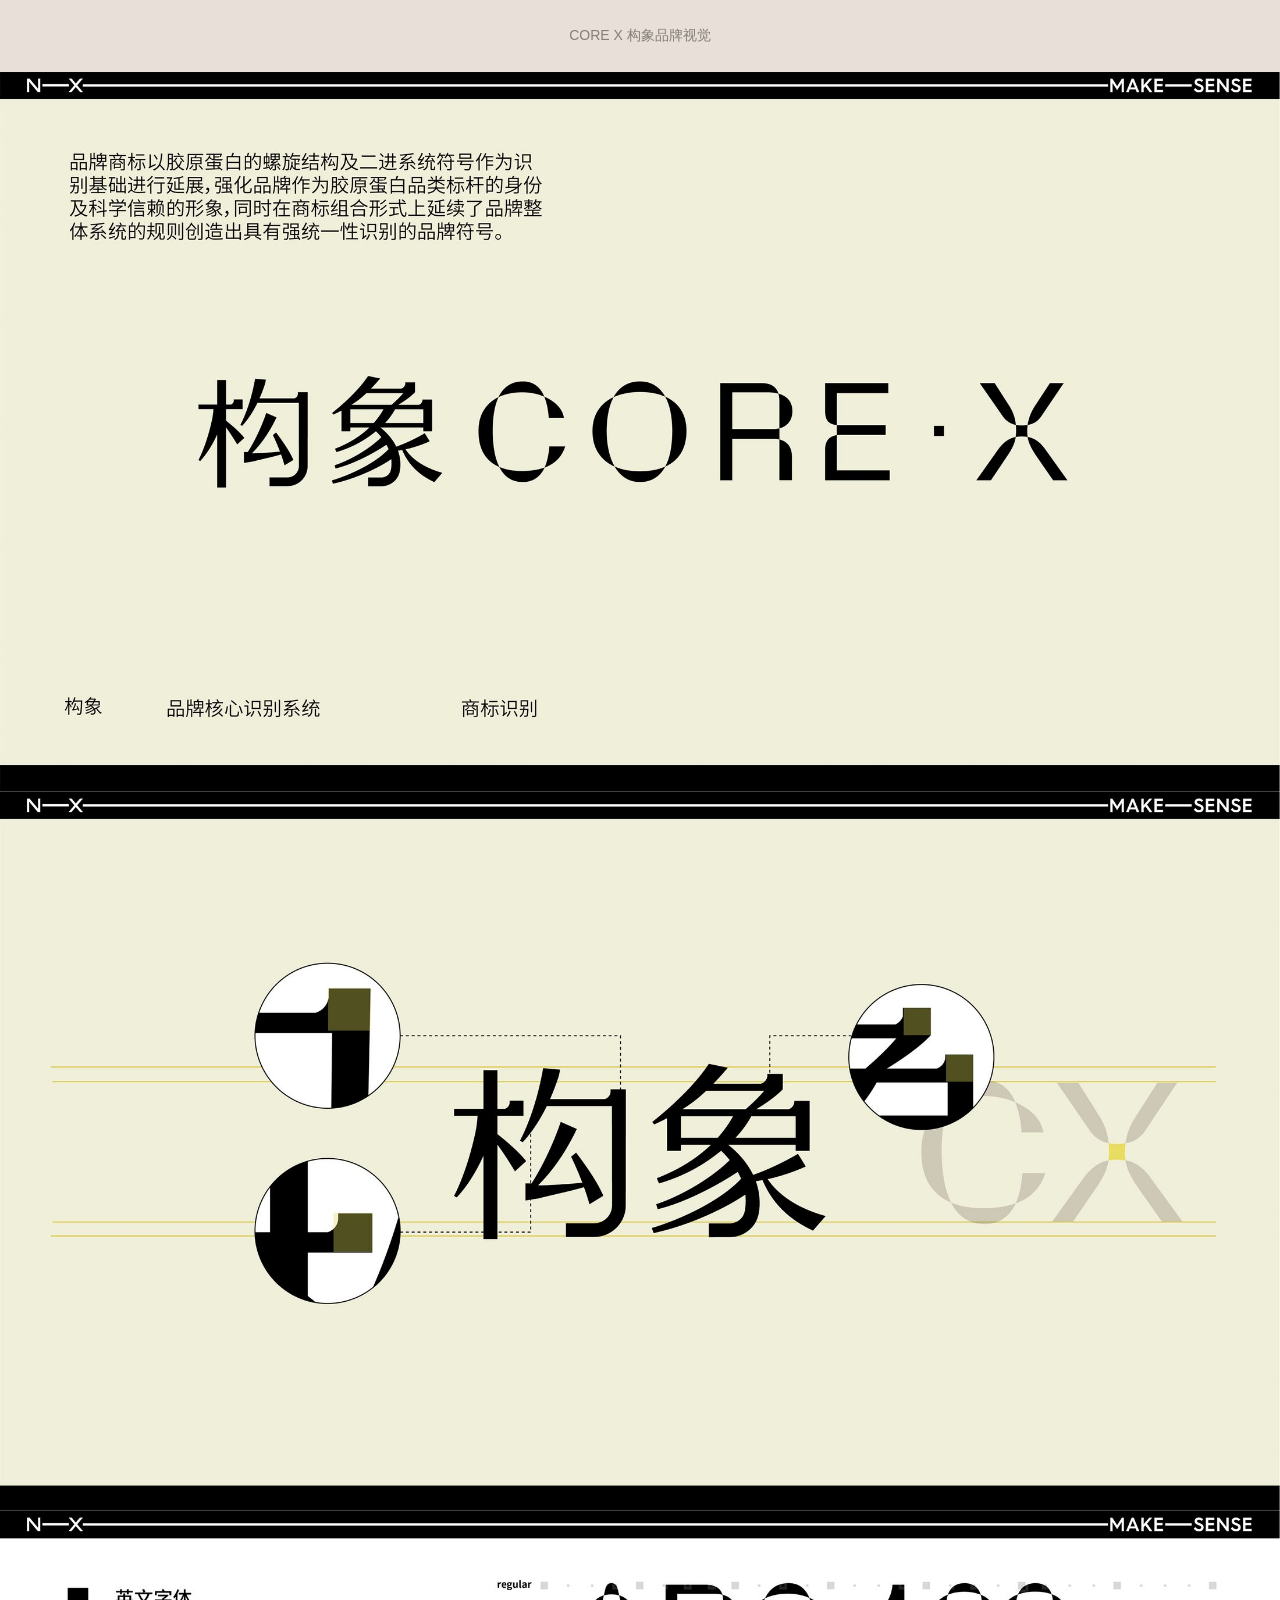
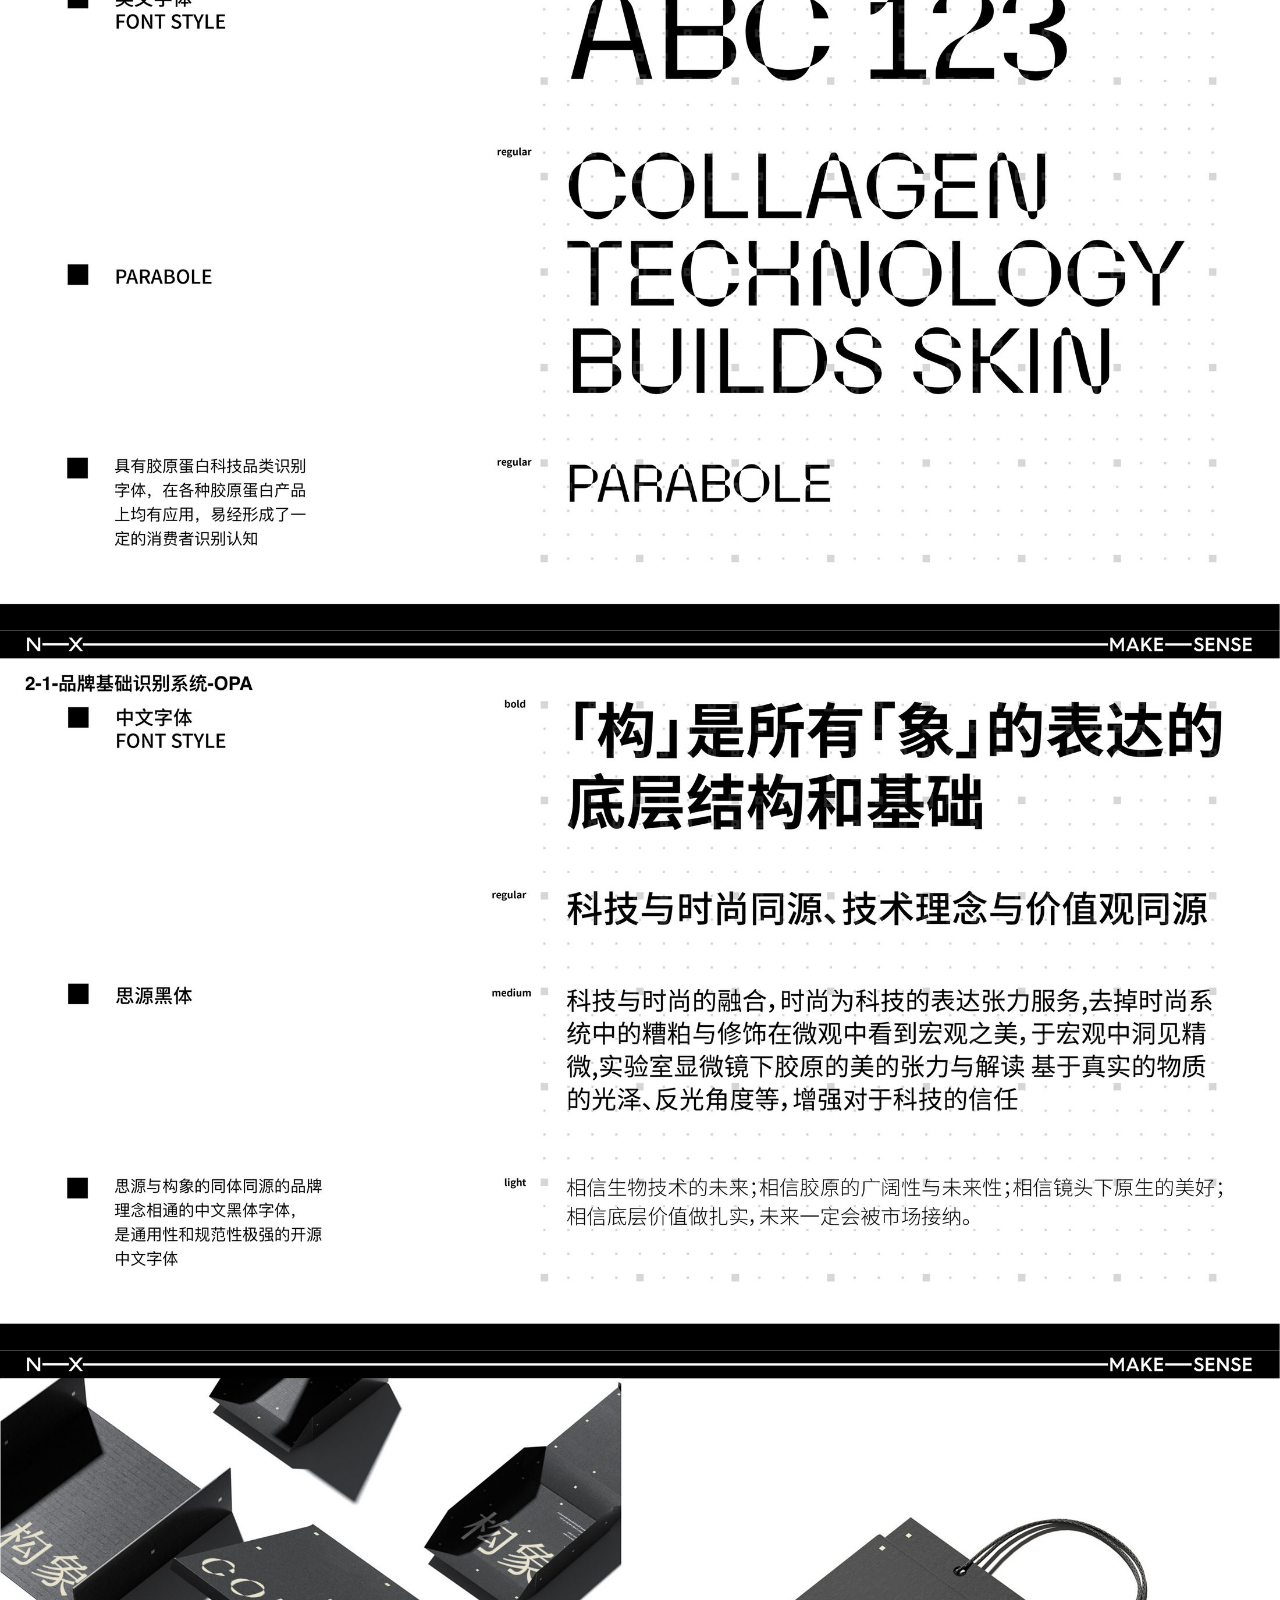
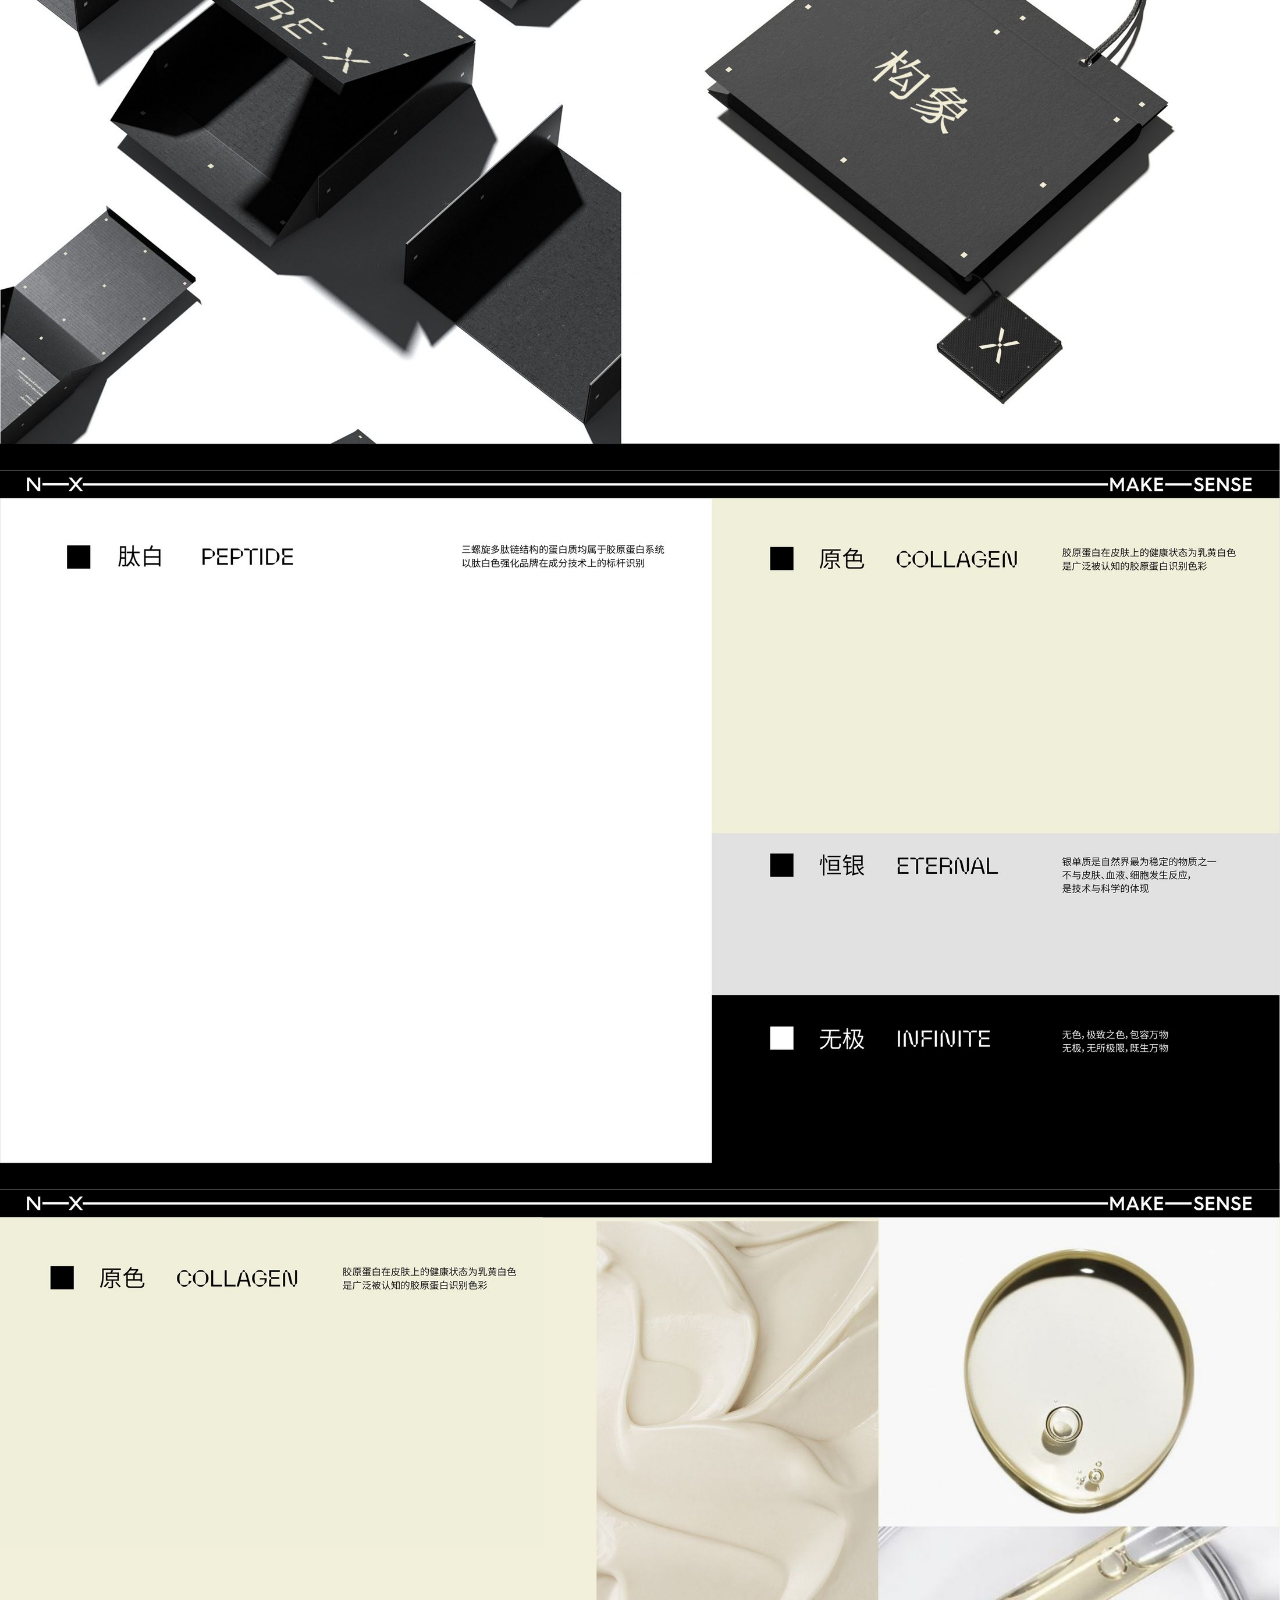
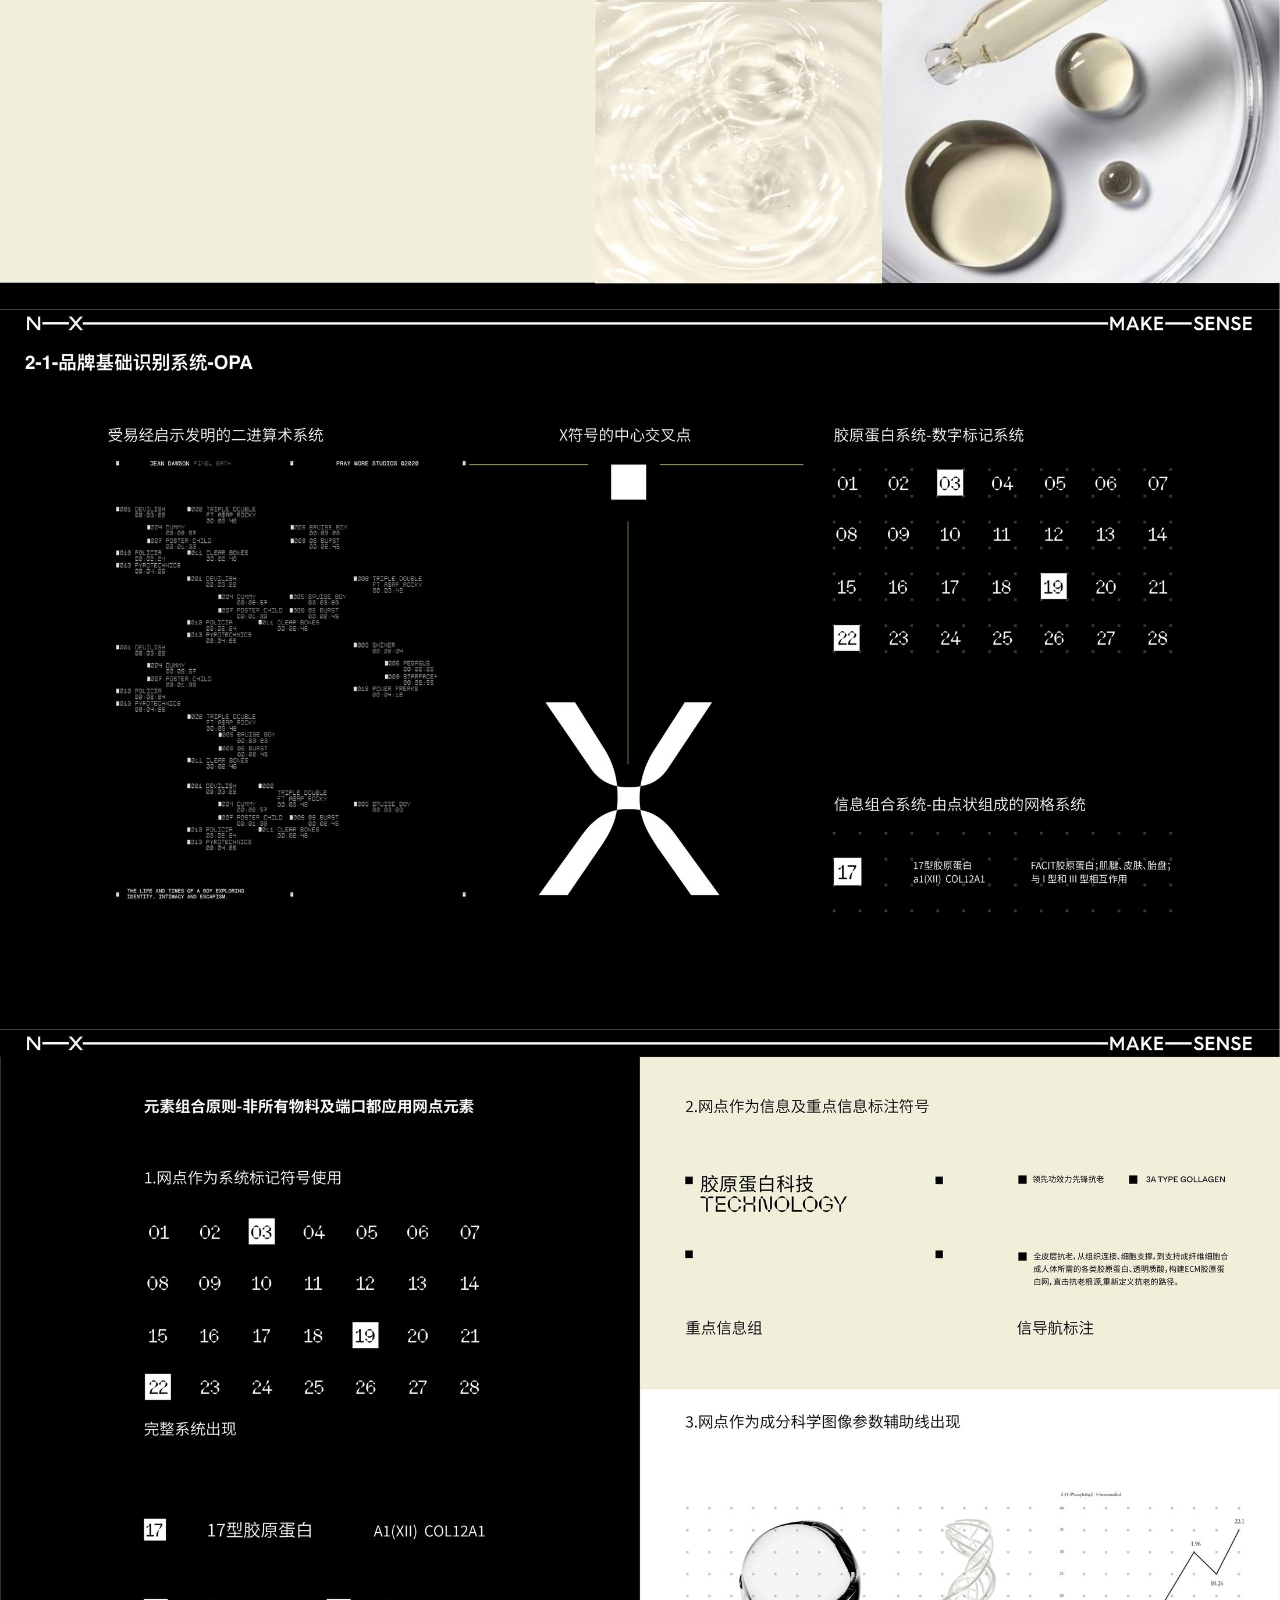
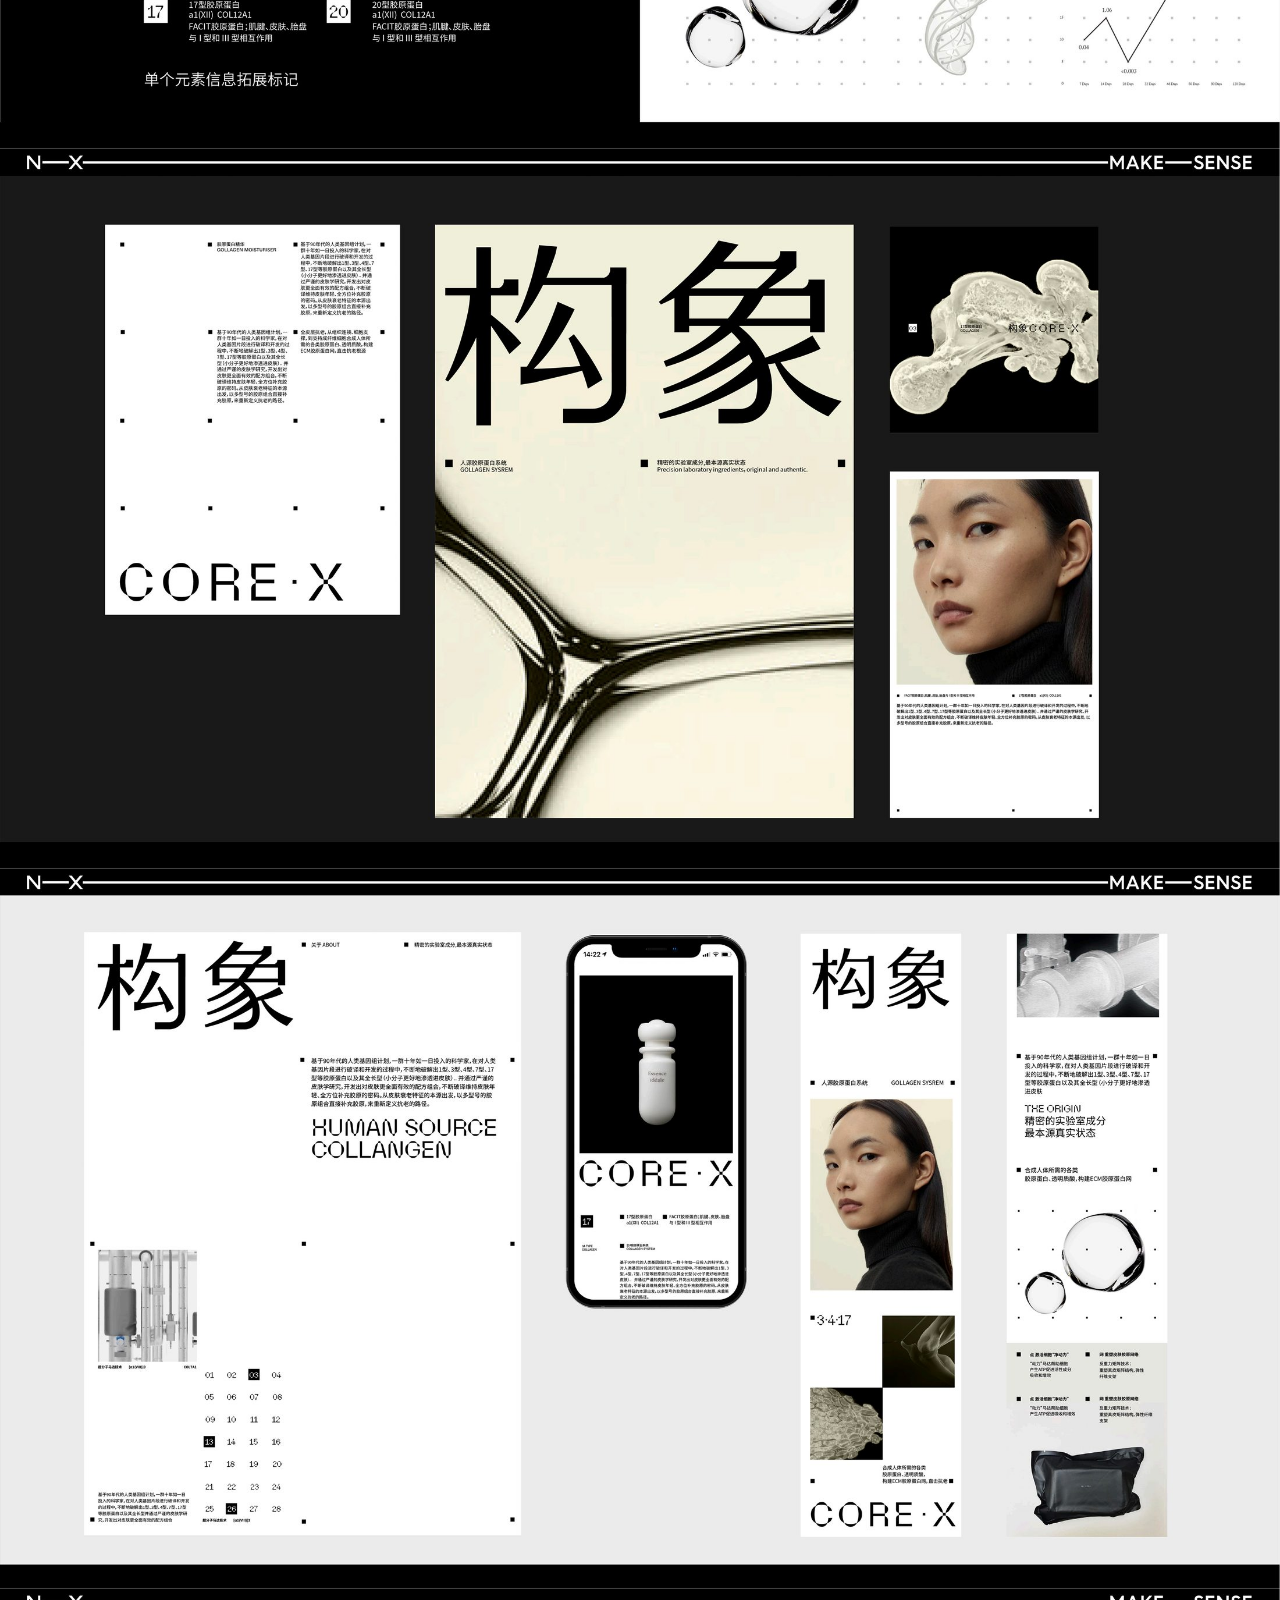
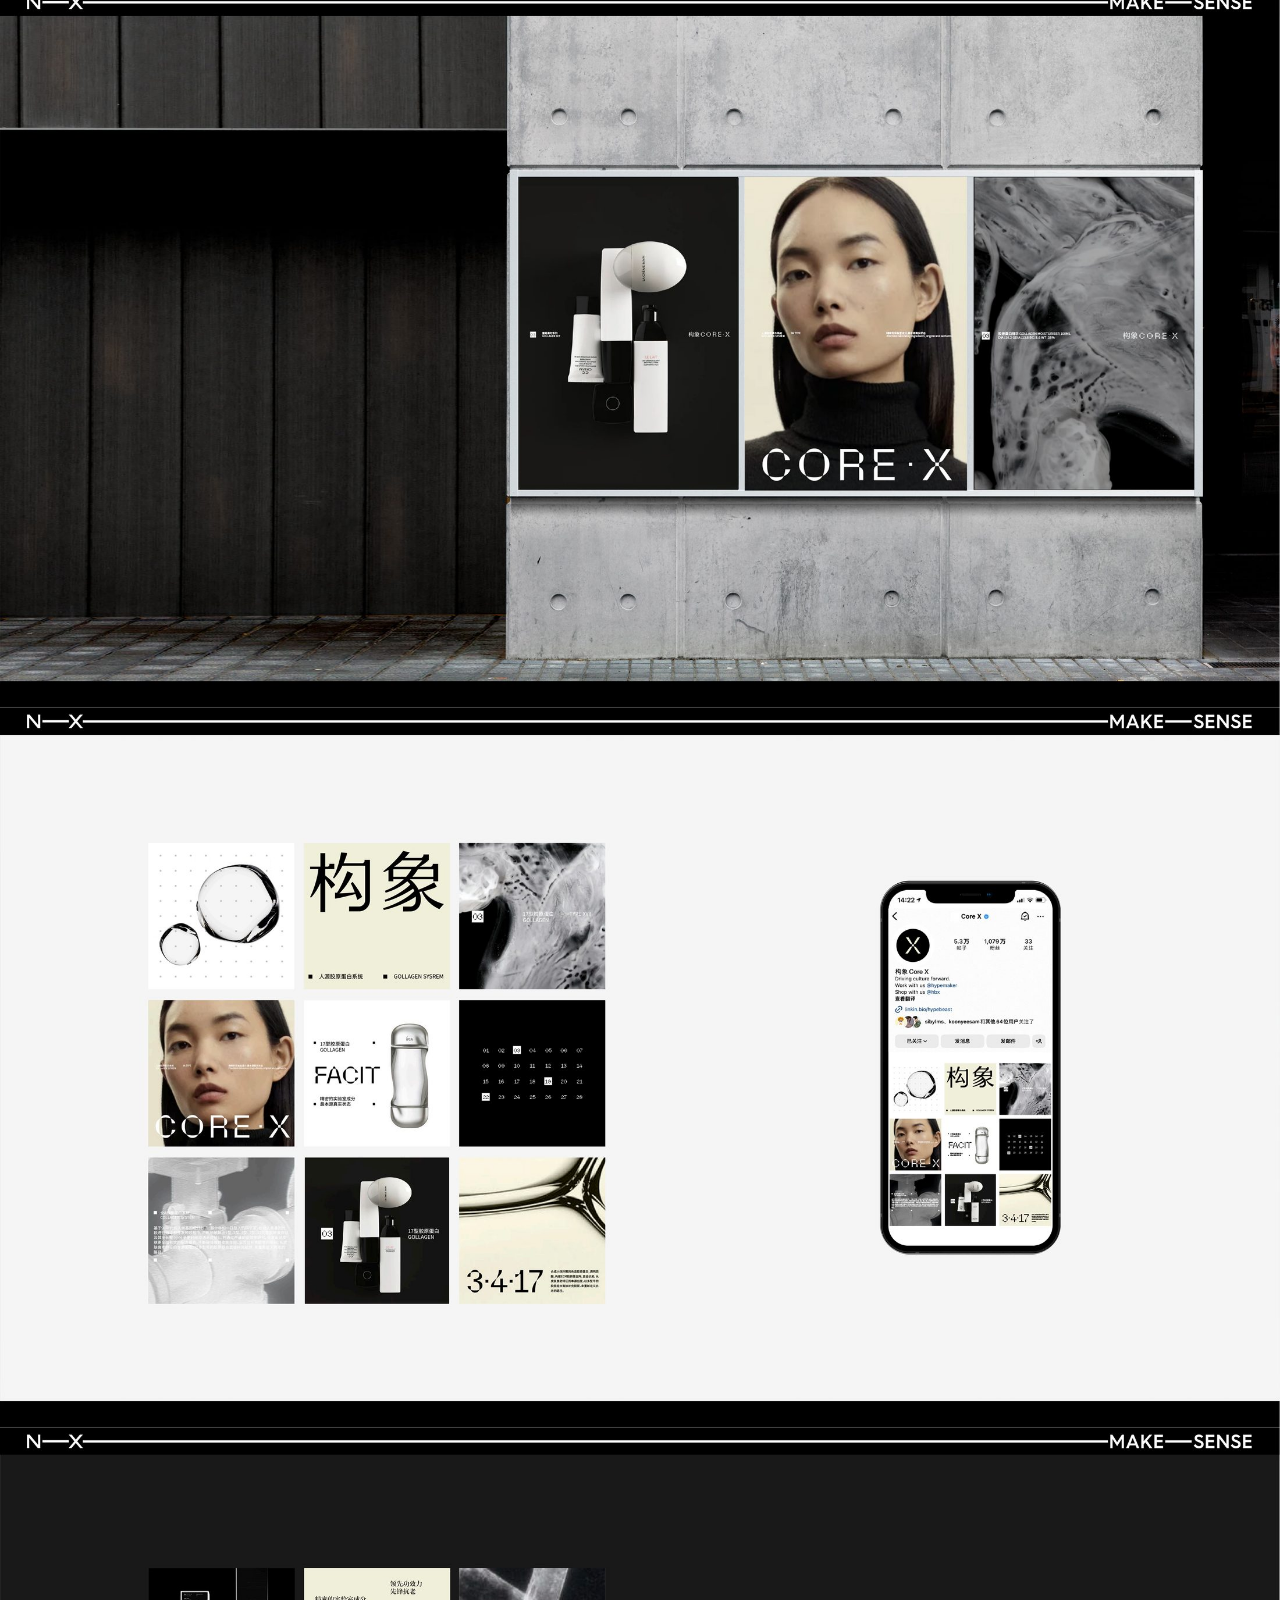
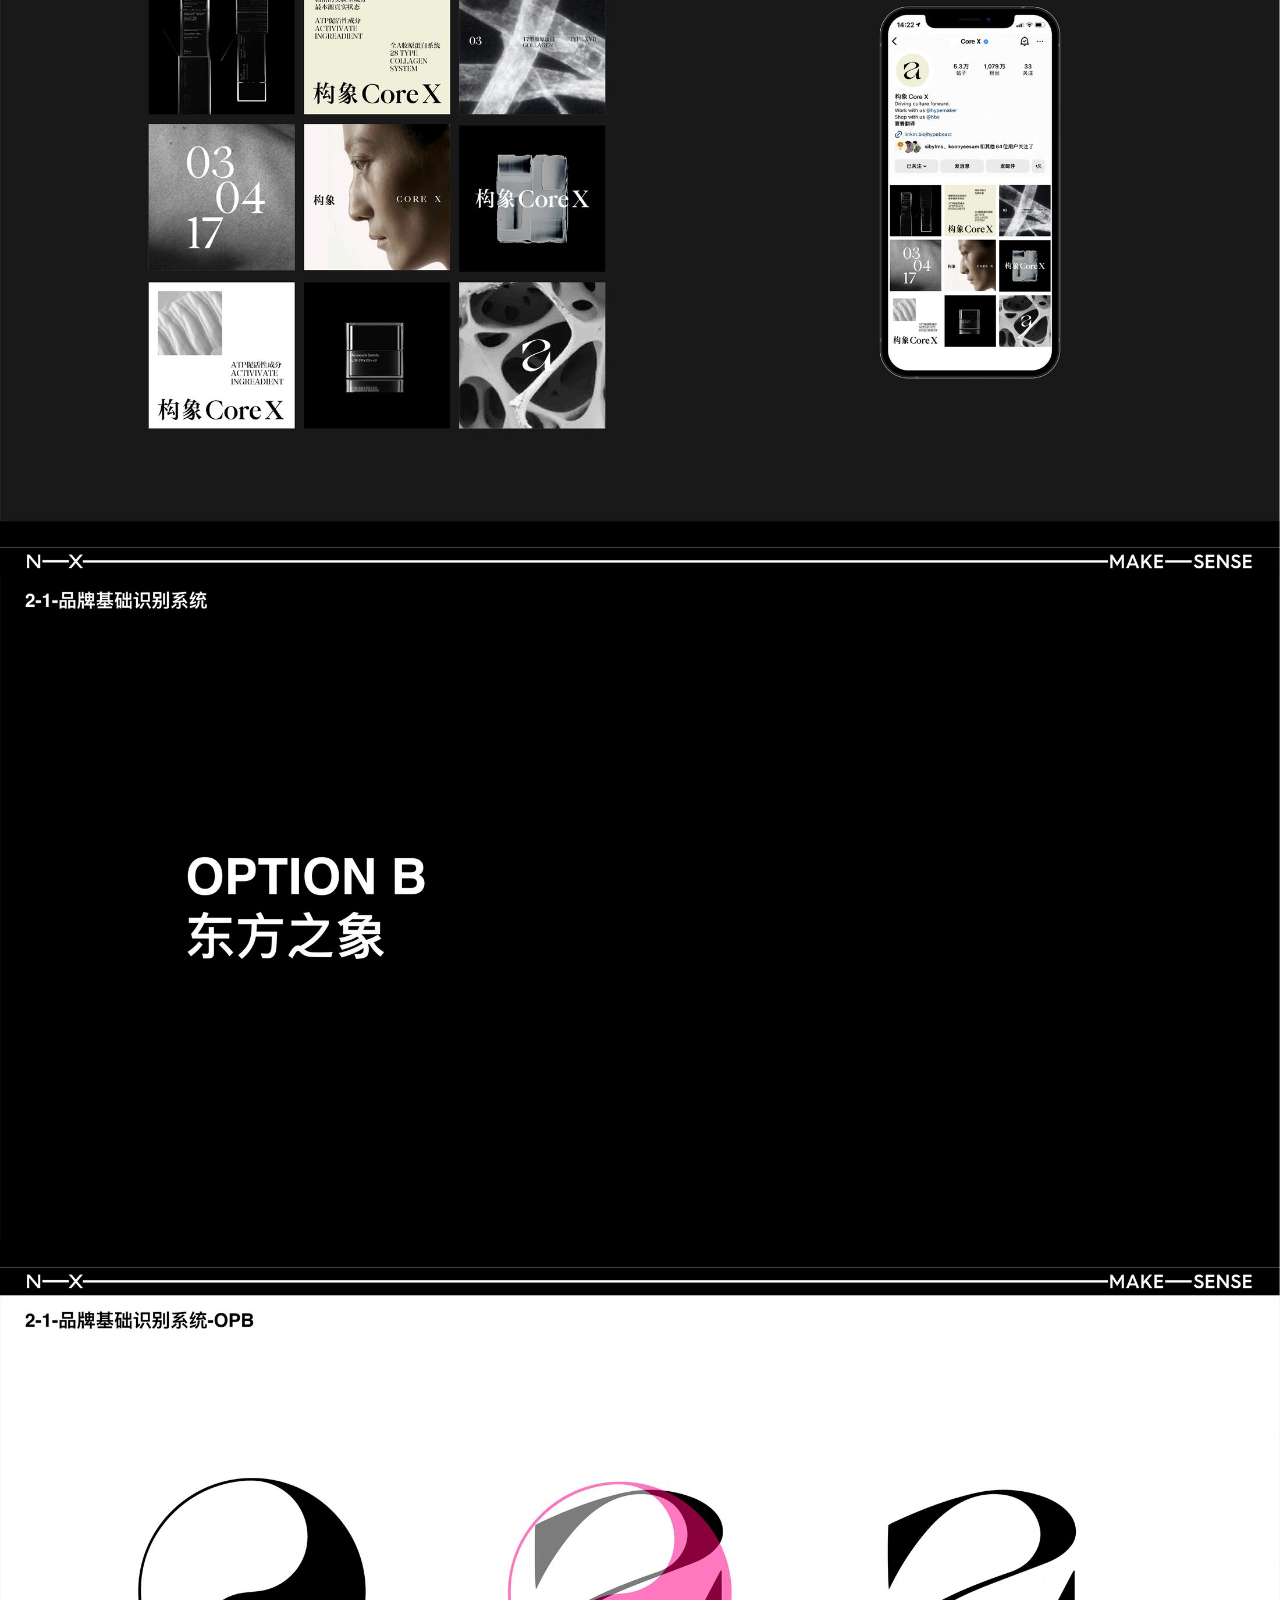
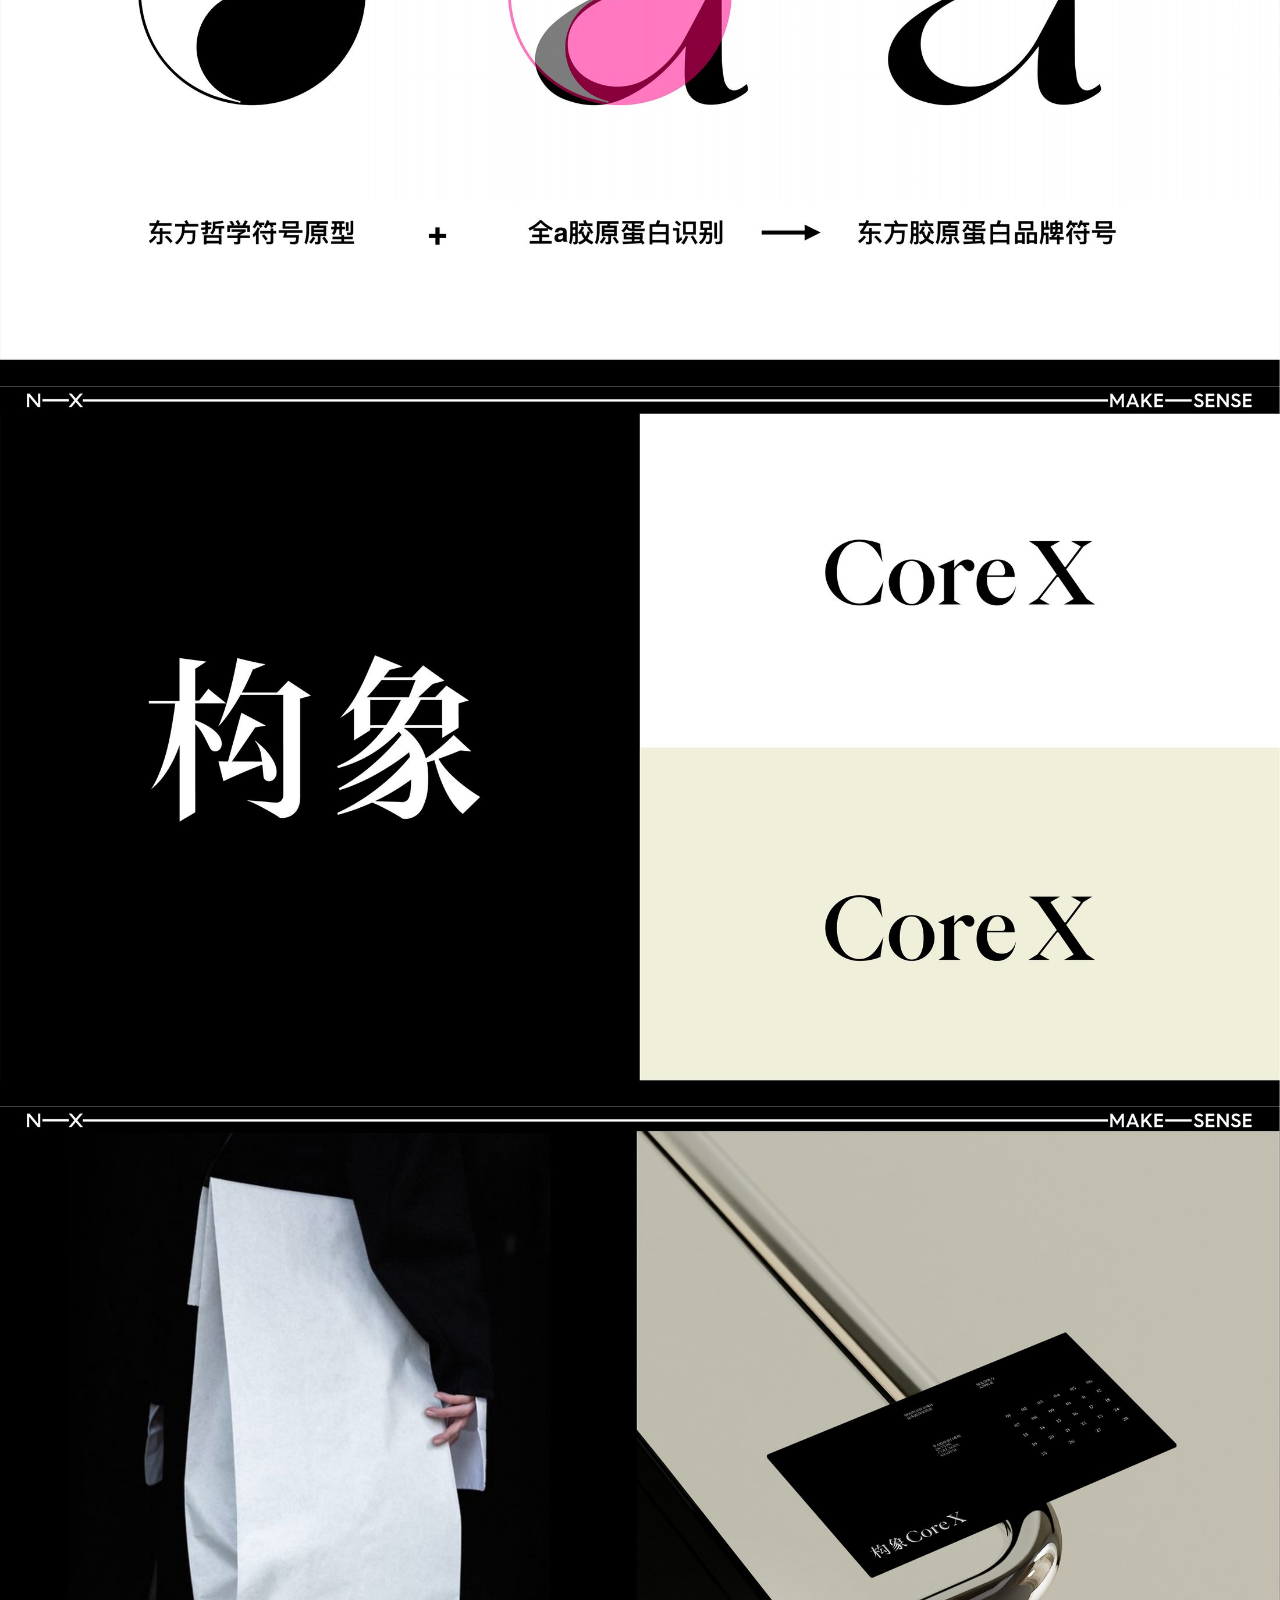
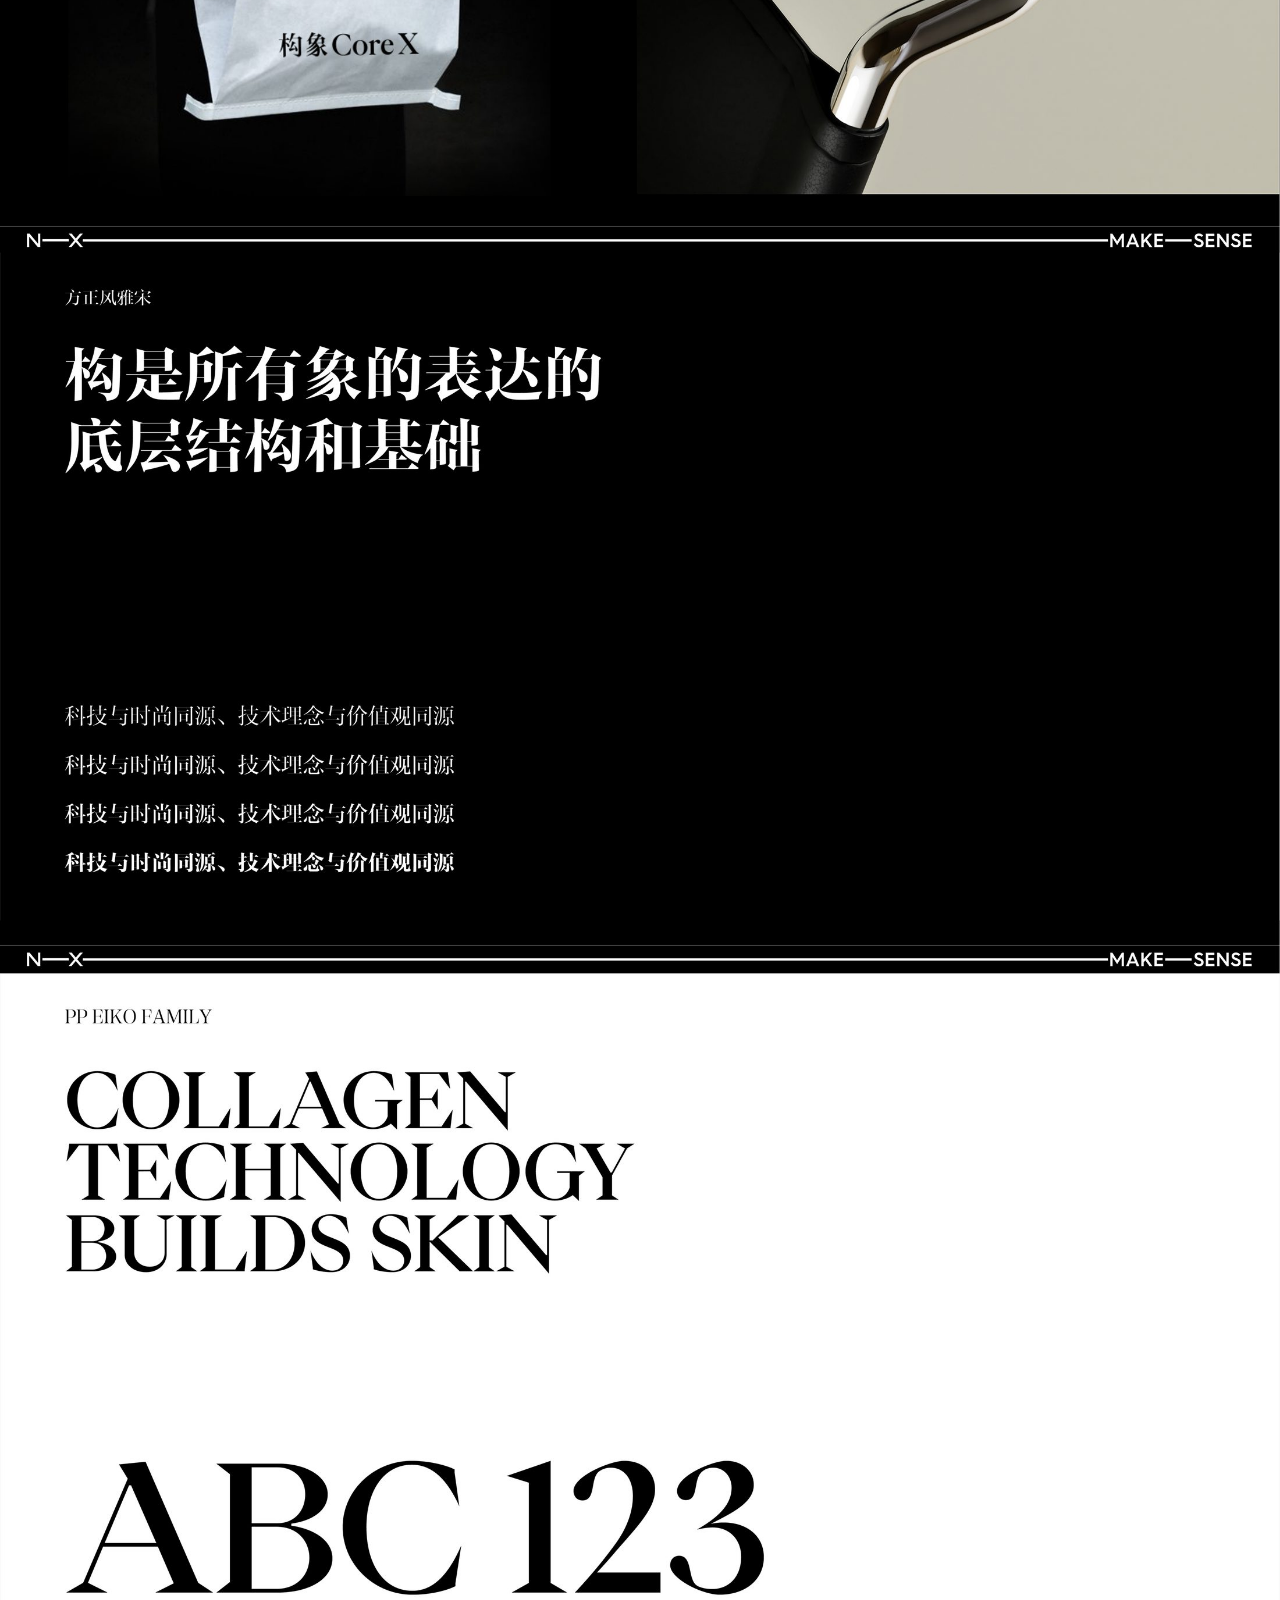
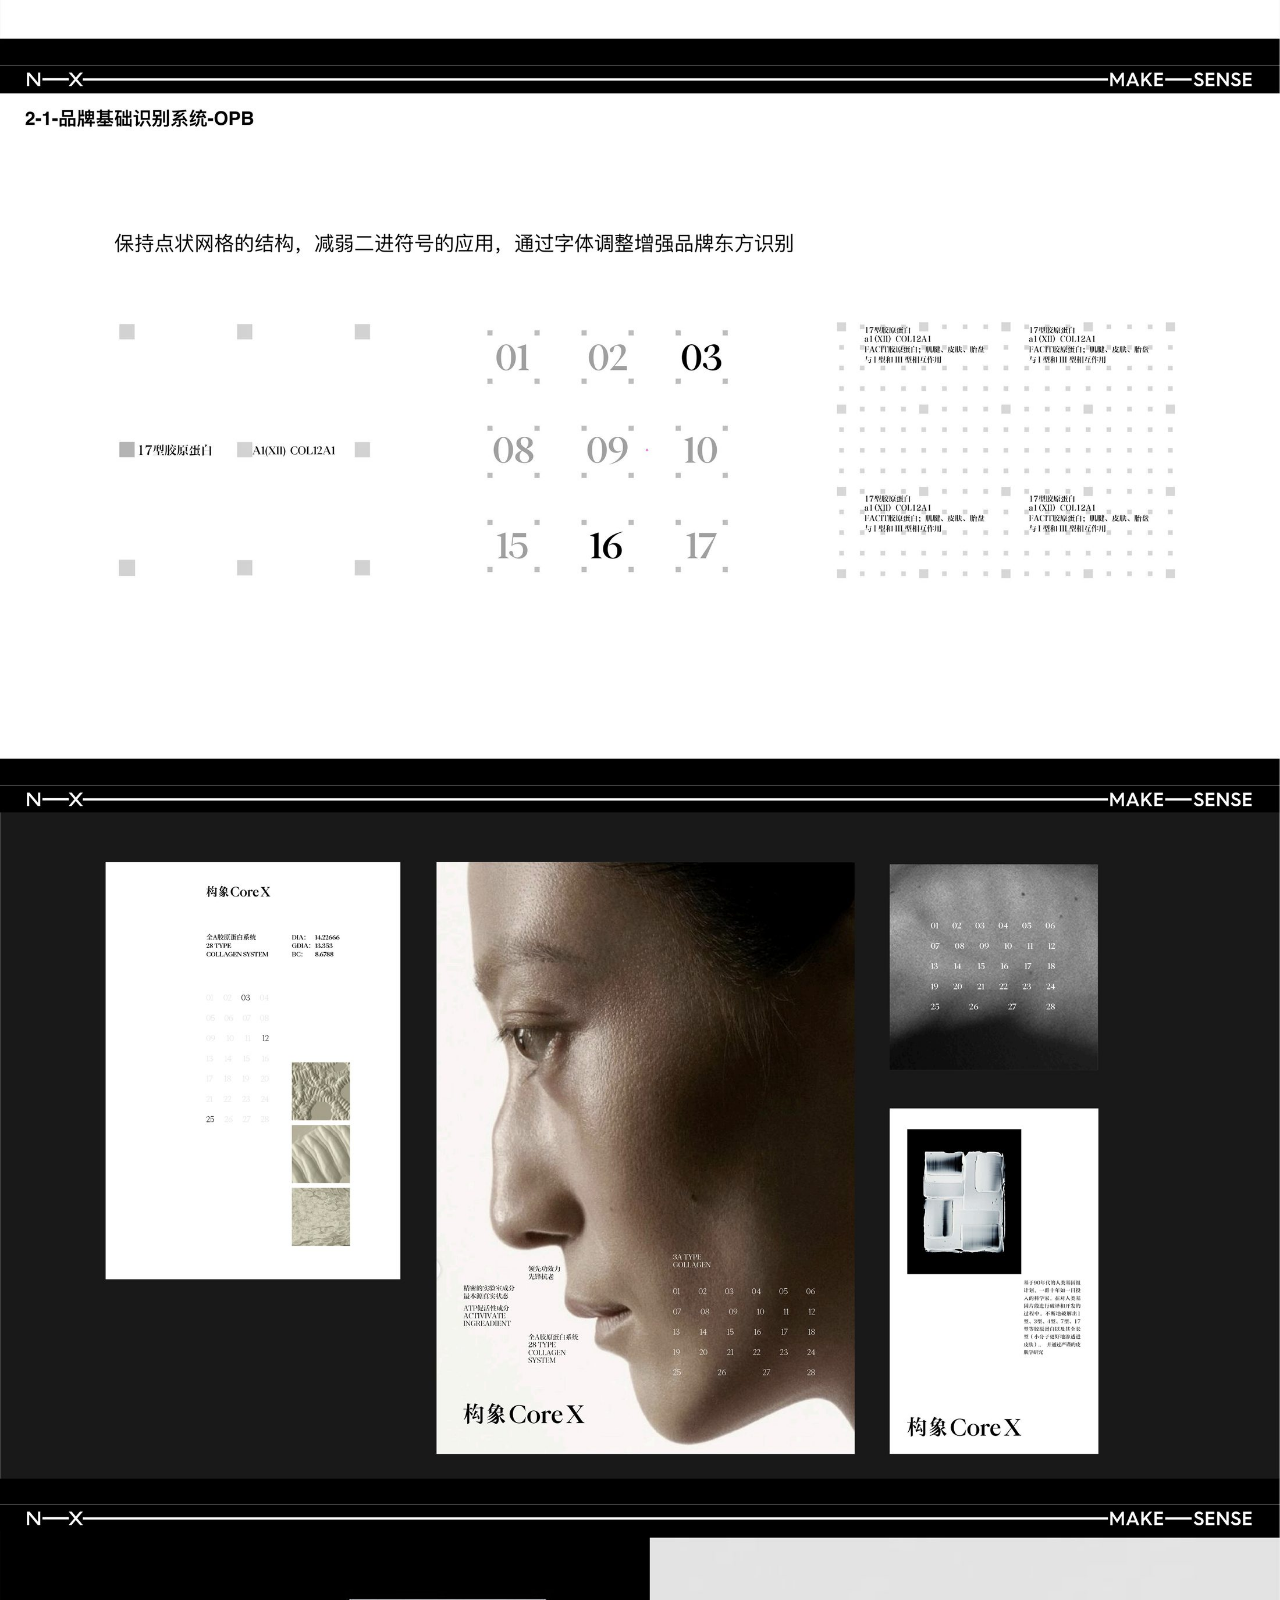
<file: corex-fullscreen.html>
<!doctype html>
<html lang="zh-CN">
  <head>
    <meta charset="utf-8">
    <meta name="viewport" content="width=device-width, initial-scale=1">
    <title>CORE X Fullscreen</title>
    <style>
      html,
      body {
        width: 100%;
        margin: 0;
        background: #f4f0ea;
      }

      body {
        overflow-x: hidden;
        color: #6b625d;
        font-family:
          Inter, "Helvetica Neue", Arial, "PingFang SC", "Microsoft YaHei",
          sans-serif;
      }

      .title-strip {
        width: 100%;
        min-height: 72px;
        display: grid;
        place-items: center;
        background: #e8dfd8;
        color: rgba(94, 89, 84, 0.72);
        font-size: 14px;
        letter-spacing: 0;
      }

      .screen {
        width: 100%;
        display: grid;
        place-items: center;
        background: #f4f0ea;
      }

      .screen img {
        width: 100%;
        height: auto;
        display: block;
        background: #f4f0ea;
      }

      @media (min-width: 1600px) {
        .screen img {
          width: min(100vw, 1920px);
        }
      }
    </style>
  </head>
  <body>
    <header class="title-strip">CORE X 构象品牌视觉</header>

    <section class="screen">
      <img src="images/109.jpg" alt="CORE X 构象品牌视觉 109">
    </section>
    <section class="screen">
      <img src="images/110.jpg" alt="CORE X 构象品牌视觉 110">
    </section>
    <section class="screen">
      <img src="images/111.jpg" alt="CORE X 构象品牌视觉 111">
    </section>
    <section class="screen">
      <img src="images/112.jpg" alt="CORE X 构象品牌视觉 112">
    </section>
    <section class="screen">
      <img src="images/113.jpg" alt="CORE X 构象品牌视觉 113">
    </section>
    <section class="screen">
      <img src="images/114.jpg" alt="CORE X 构象品牌视觉 114">
    </section>
    <section class="screen">
      <img src="images/115.jpg" alt="CORE X 构象品牌视觉 115">
    </section>
    <section class="screen">
      <img src="images/116.jpg" alt="CORE X 构象品牌视觉 116">
    </section>
    <section class="screen">
      <img src="images/117.jpg" alt="CORE X 构象品牌视觉 117">
    </section>
    <section class="screen">
      <img src="images/118.jpg" alt="CORE X 构象品牌视觉 118">
    </section>
    <section class="screen">
      <img src="images/119.jpg" alt="CORE X 构象品牌视觉 119">
    </section>
    <section class="screen">
      <img src="images/120.jpg" alt="CORE X 构象品牌视觉 120">
    </section>
    <section class="screen">
      <img src="images/121.jpg" alt="CORE X 构象品牌视觉 121">
    </section>
    <section class="screen">
      <img src="images/122.jpg" alt="CORE X 构象品牌视觉 122">
    </section>
    <section class="screen">
      <img src="images/123.jpg" alt="CORE X 构象品牌视觉 123">
    </section>
    <section class="screen">
      <img src="images/124.jpg" alt="CORE X 构象品牌视觉 124">
    </section>
    <section class="screen">
      <img src="images/125.jpg" alt="CORE X 构象品牌视觉 125">
    </section>
    <section class="screen">
      <img src="images/126.jpg" alt="CORE X 构象品牌视觉 126">
    </section>
    <section class="screen">
      <img src="images/127.jpg" alt="CORE X 构象品牌视觉 127">
    </section>
    <section class="screen">
      <img src="images/128.jpg" alt="CORE X 构象品牌视觉 128">
    </section>
    <section class="screen">
      <img src="images/129.jpg" alt="CORE X 构象品牌视觉 129">
    </section>
    <section class="screen">
      <img src="images/130.jpg" alt="CORE X 构象品牌视觉 130">
    </section>
    <section class="screen">
      <img src="images/131.jpg" alt="CORE X 构象品牌视觉 131">
    </section>
    <section class="screen">
      <img src="images/132.jpg" alt="CORE X 构象品牌视觉 132">
    </section>
    <section class="screen">
      <img src="images/133.jpg" alt="CORE X 构象品牌视觉 133">
    </section>
  </body>
</html>
</file>
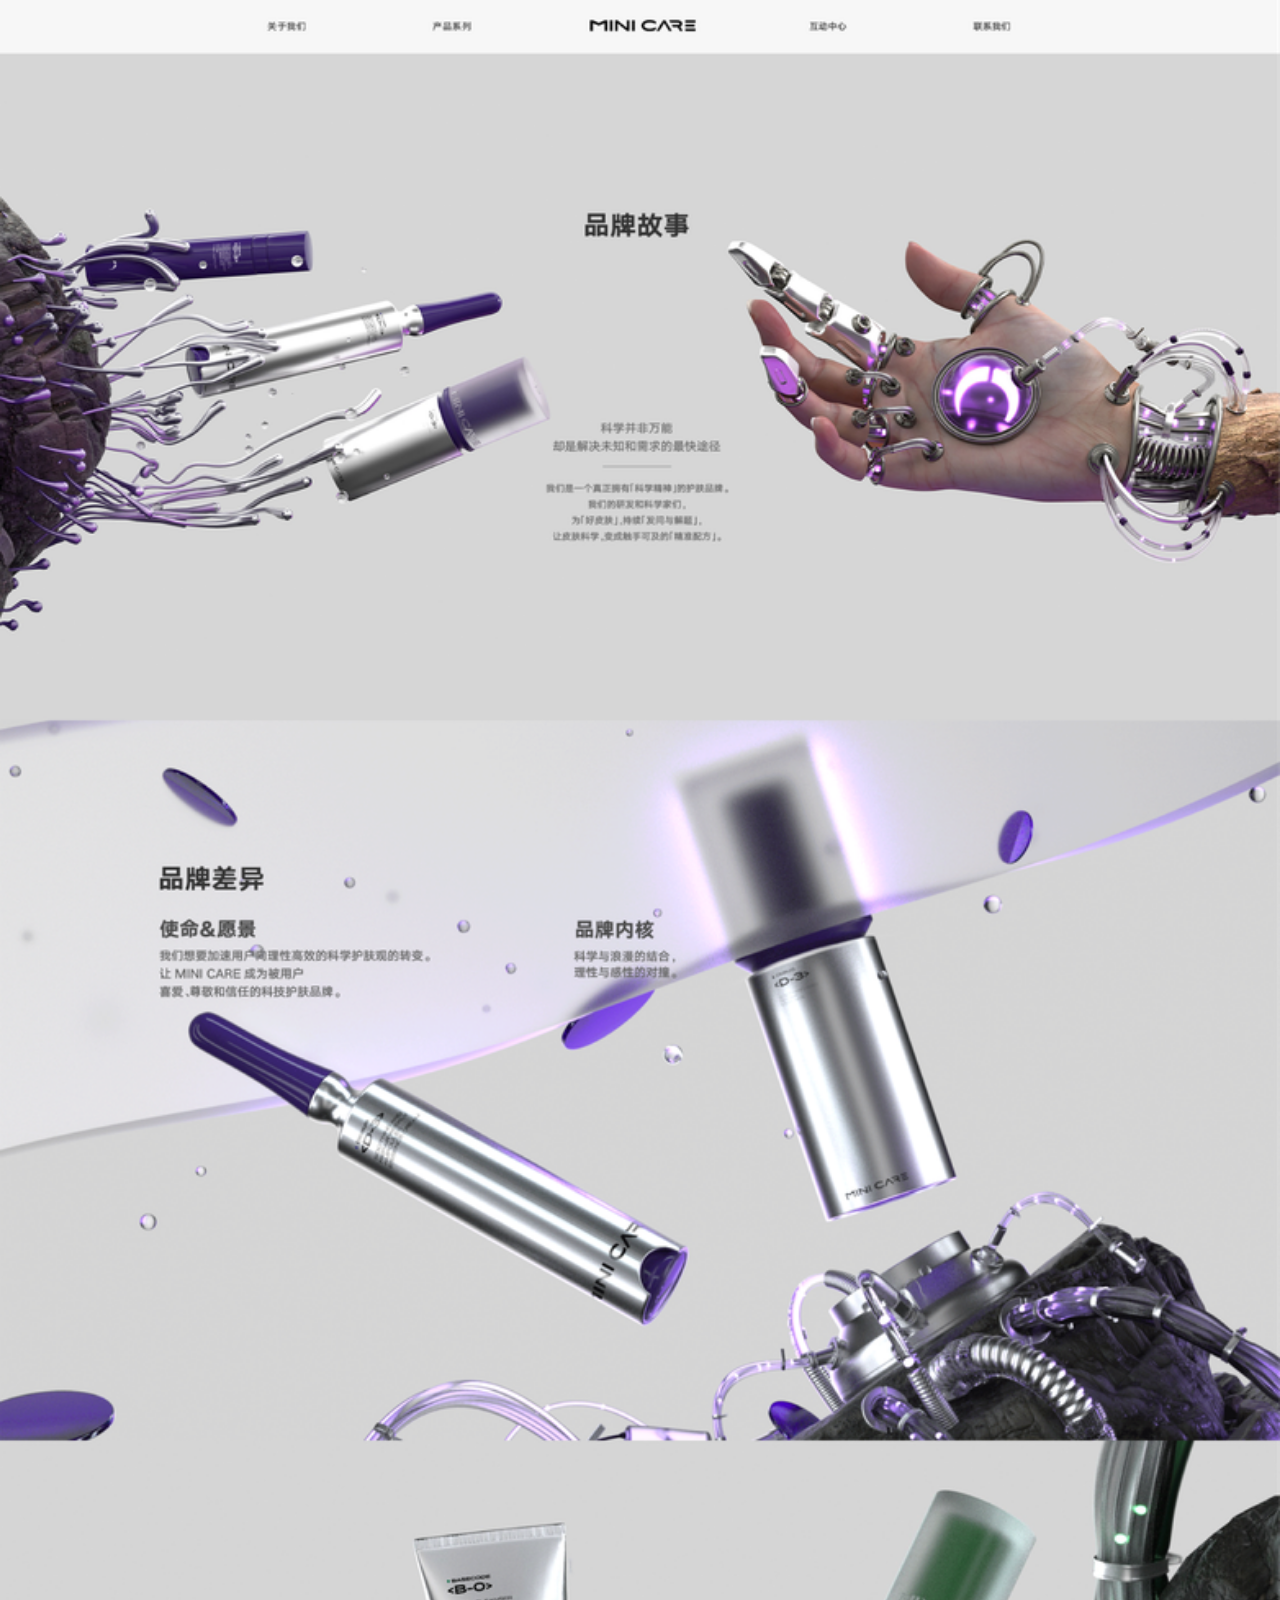
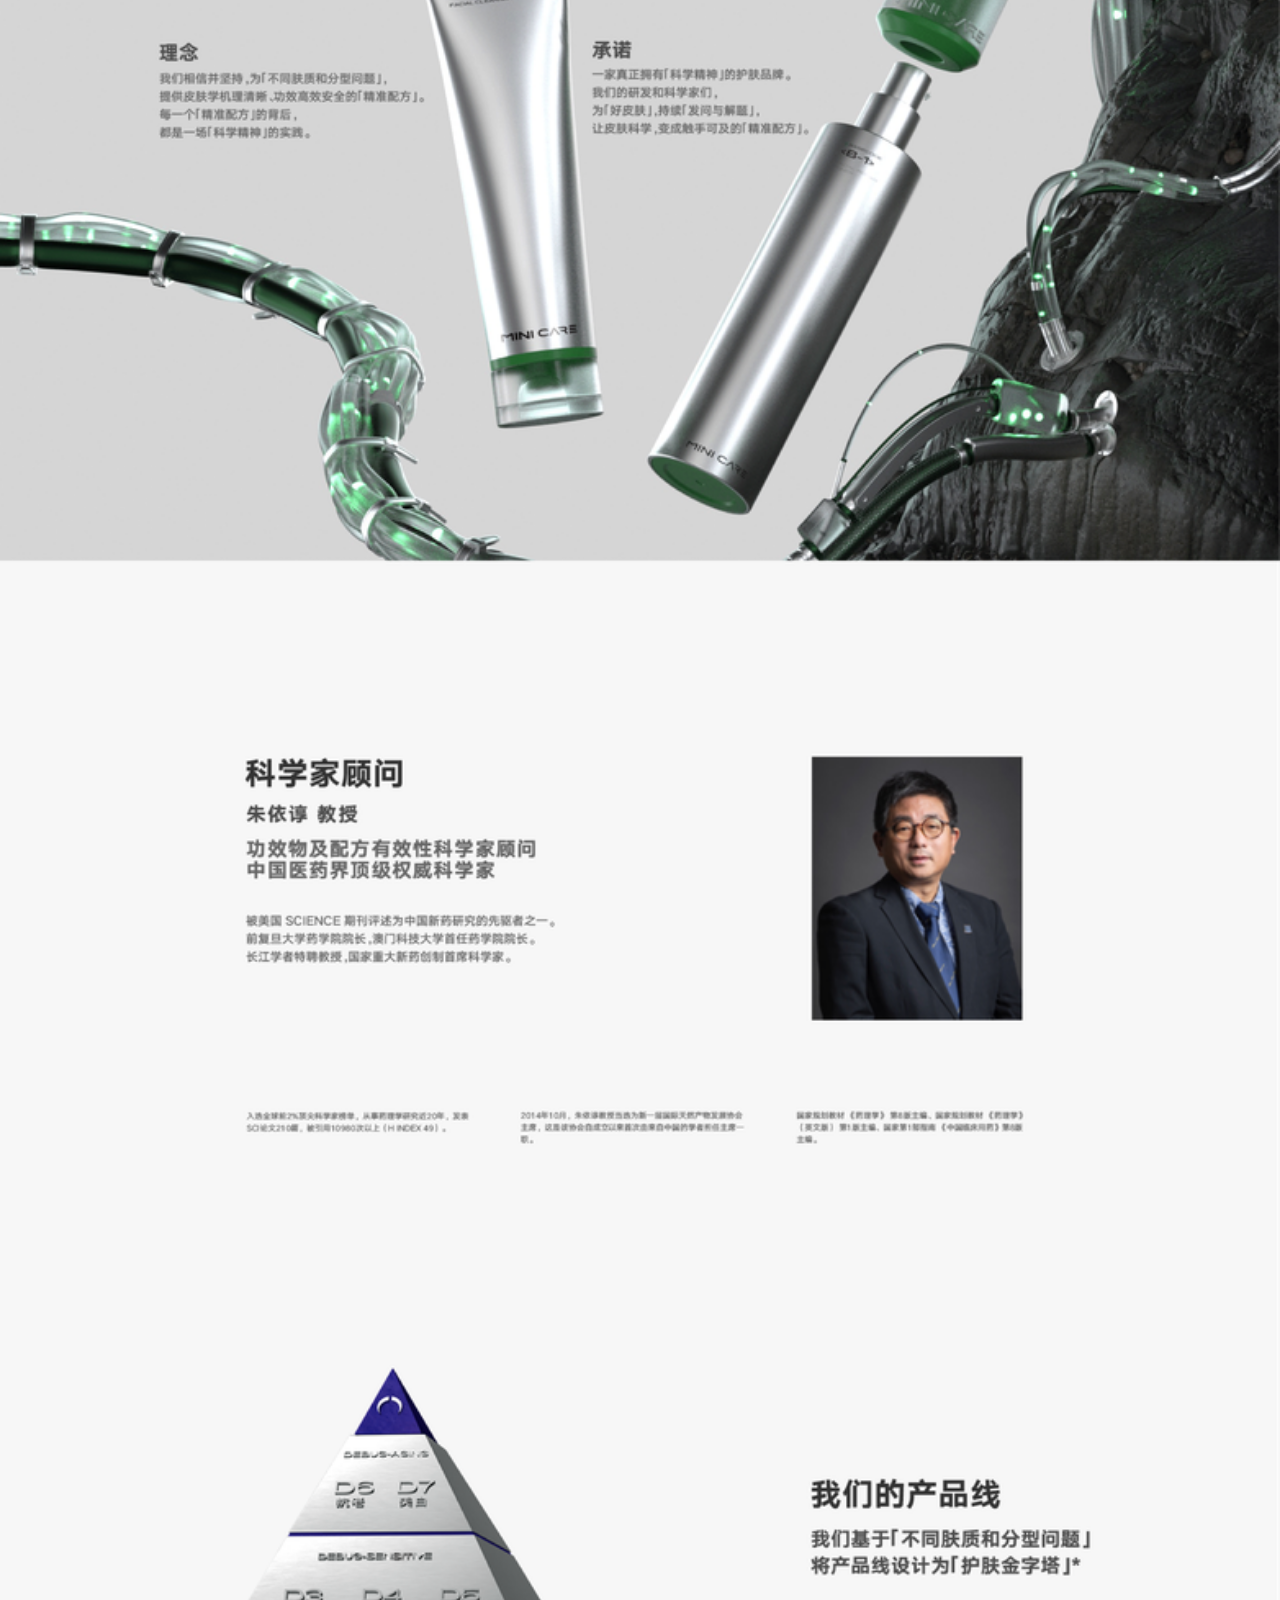
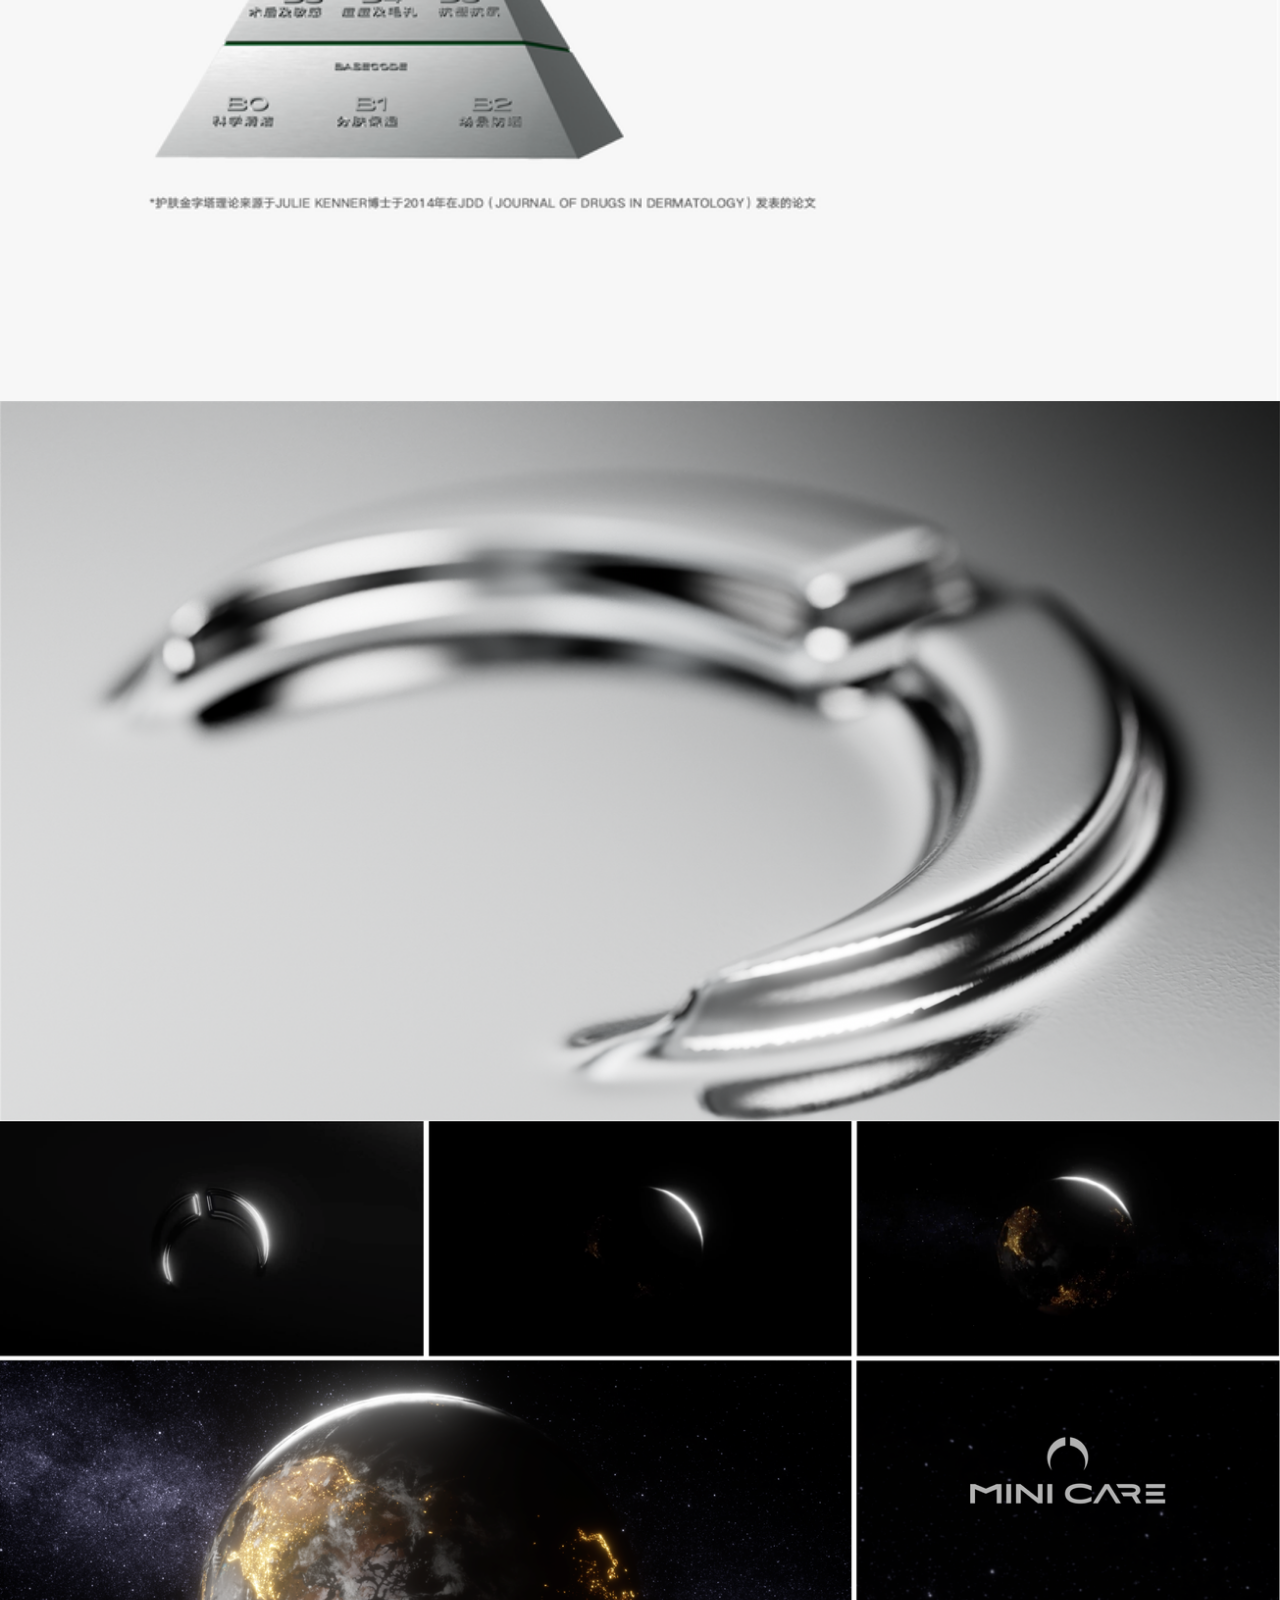
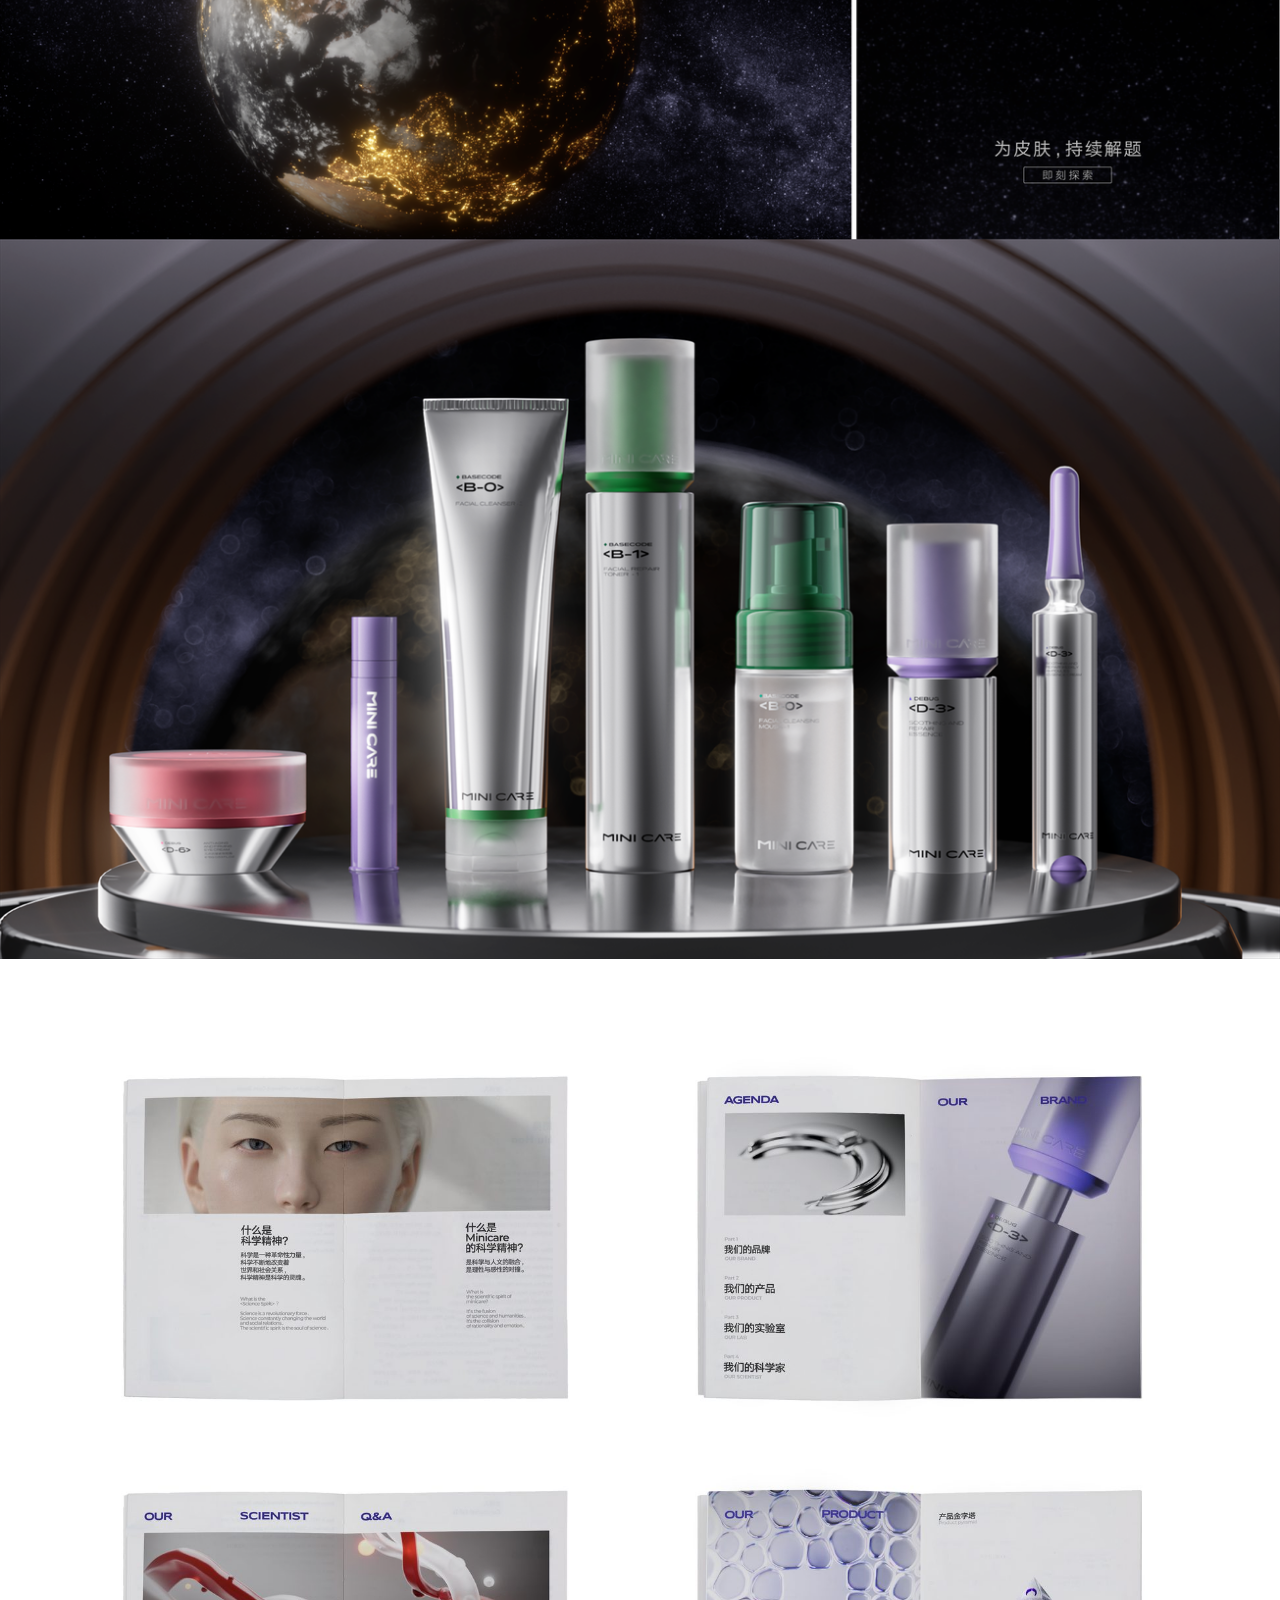
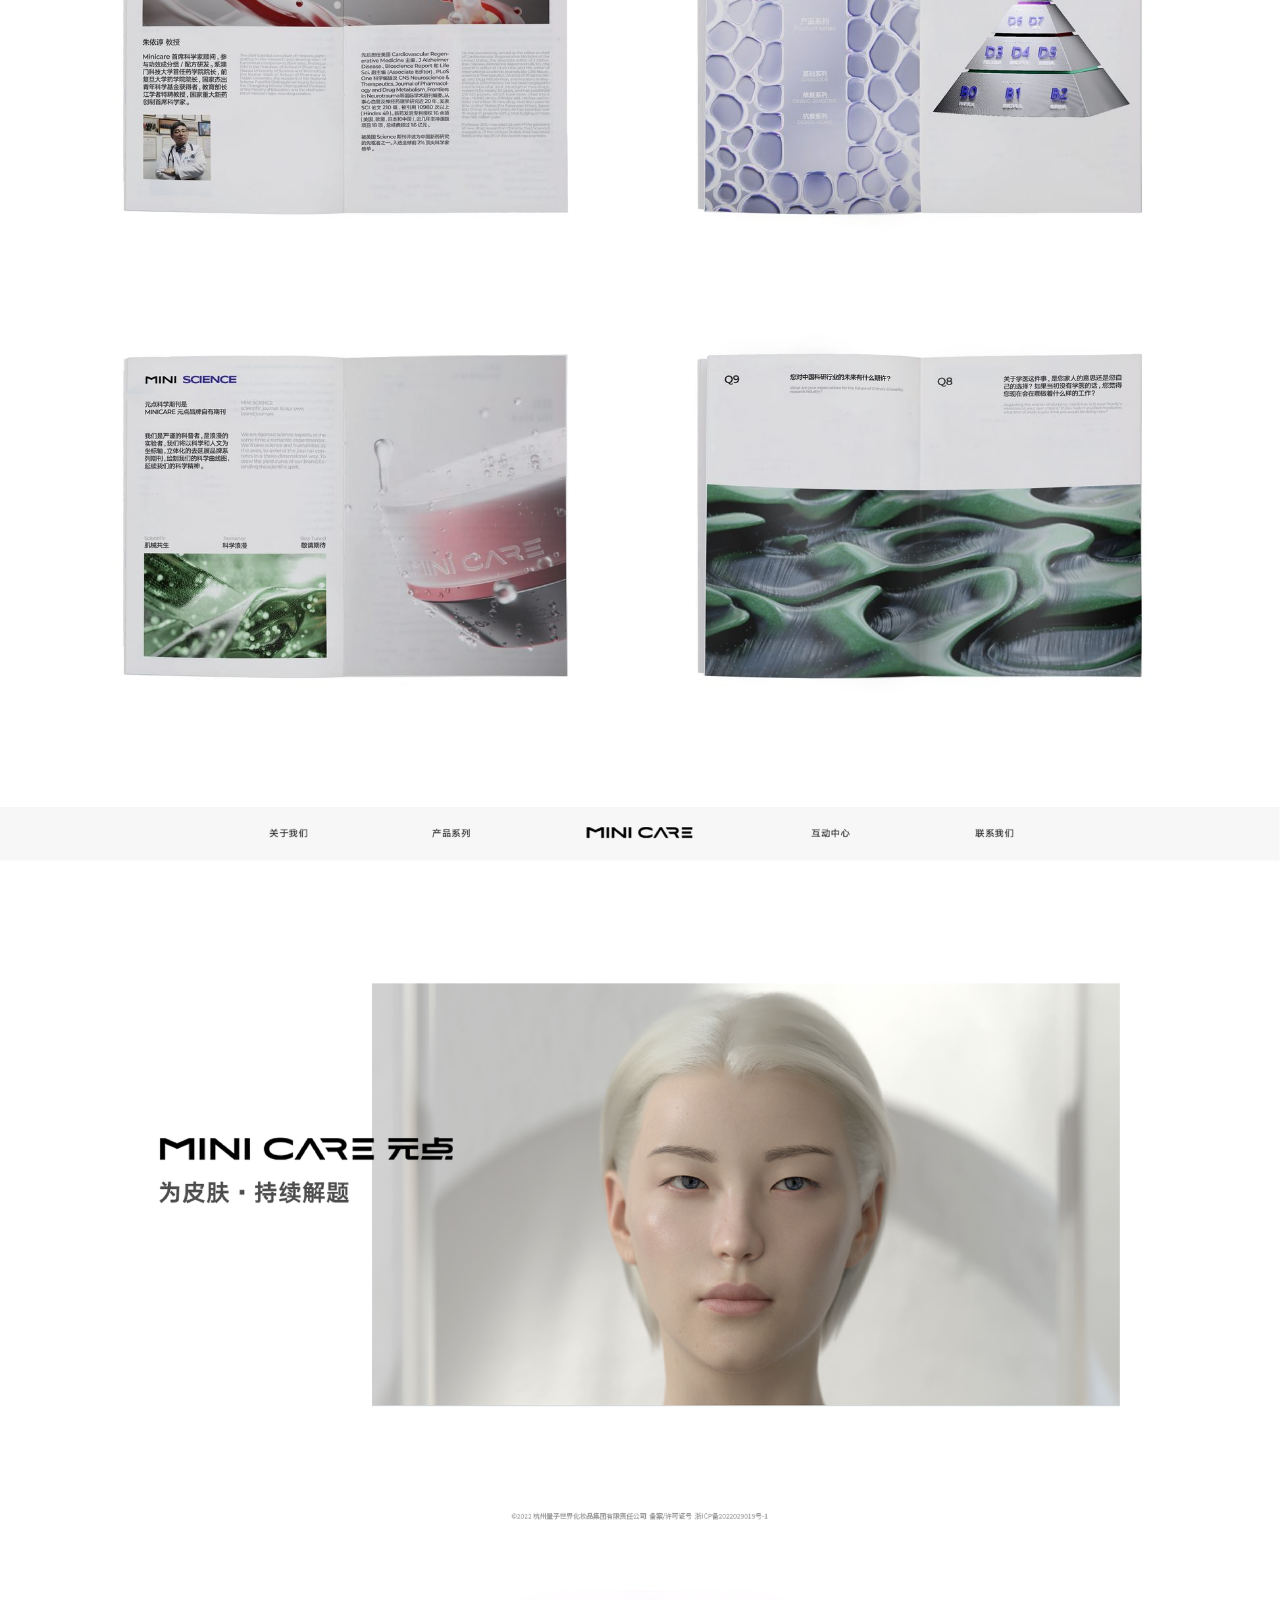
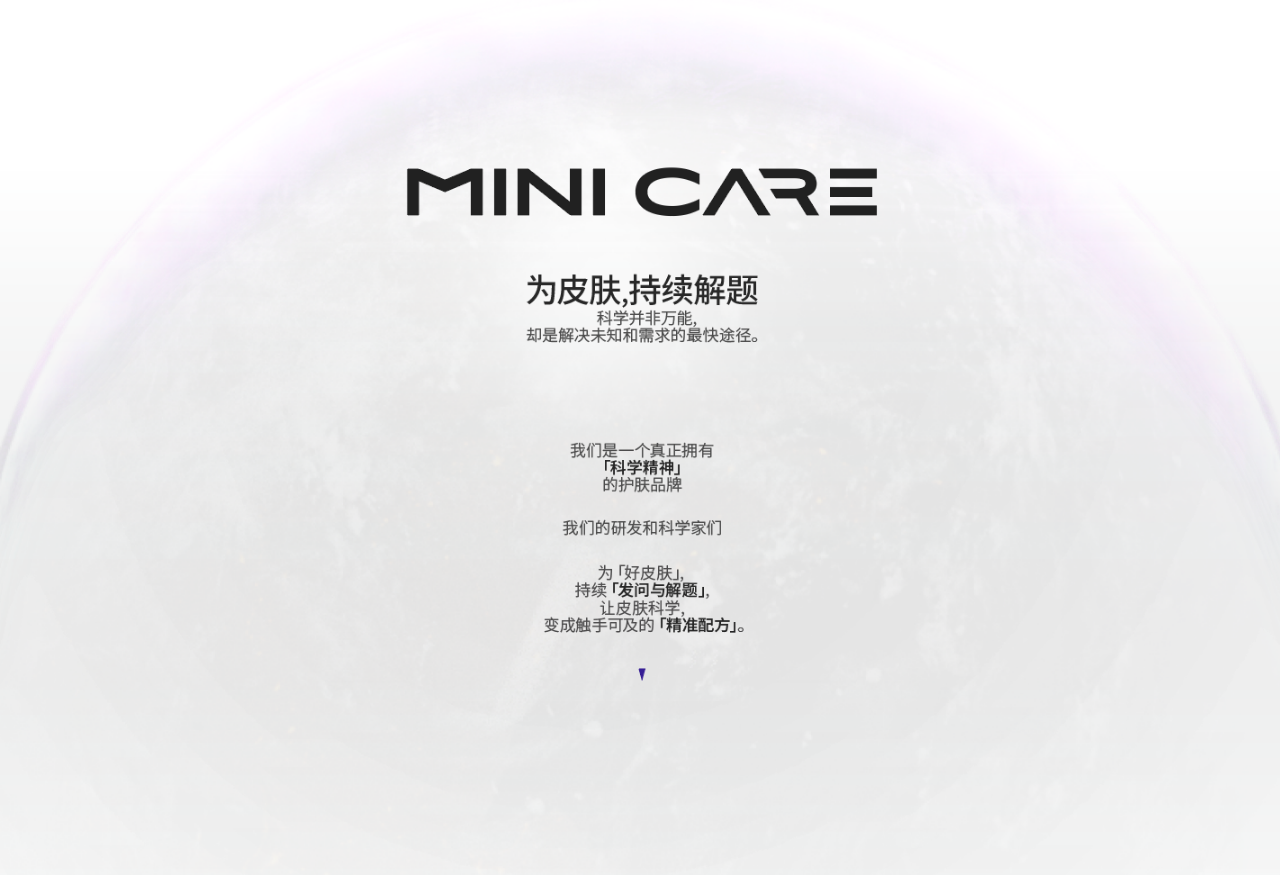
<file: minicare-fullscreen.html>
<!doctype html>
<html lang="zh-CN">
  <head>
    <meta charset="utf-8">
    <meta name="viewport" content="width=device-width, initial-scale=1">
    <title>MINICARE Fullscreen</title>
    <style>
      html,
      body {
        width: 100%;
        margin: 0;
        background: #fff;
      }

      body {
        overflow-x: hidden;
        overflow-y: auto;
        background: #fff;
      }

      .screen {
        width: 100%;
        min-height: 0;
        background: #fff;
        display: grid;
        place-items: center;
        padding: 0;
      }

      .screen img {
        width: 100%;
        max-width: 1440px;
        height: auto;
        display: block;
        background: #fff;
      }

      .screen.is-light {
        background: #fff;
      }

      .screen.is-light img {
        width: min(100vw, 1440px);
      }
    </style>
  </head>
  <body>
    <section class="screen">
      <img src="images/品牌故事.png" alt="MINICARE 元点系列品牌故事">
    </section>
    <section class="screen">
      <img src="images/minicare-continuous.png" alt="MINICARE 元点系列 logo 与产品合集">
    </section>
    <section class="screen">
      <img src="images/手册.jpg" alt="MINICARE 元点系列手册视觉">
    </section>
    <section class="screen is-light">
      <img src="images/品牌故事1.png" alt="MINICARE 元点系列品牌故事延展一">
    </section>
    <section class="screen is-light">
      <img src="images/品牌故事2.png" alt="MINICARE 元点系列品牌故事延展二">
    </section>
  </body>
</html>
</file>
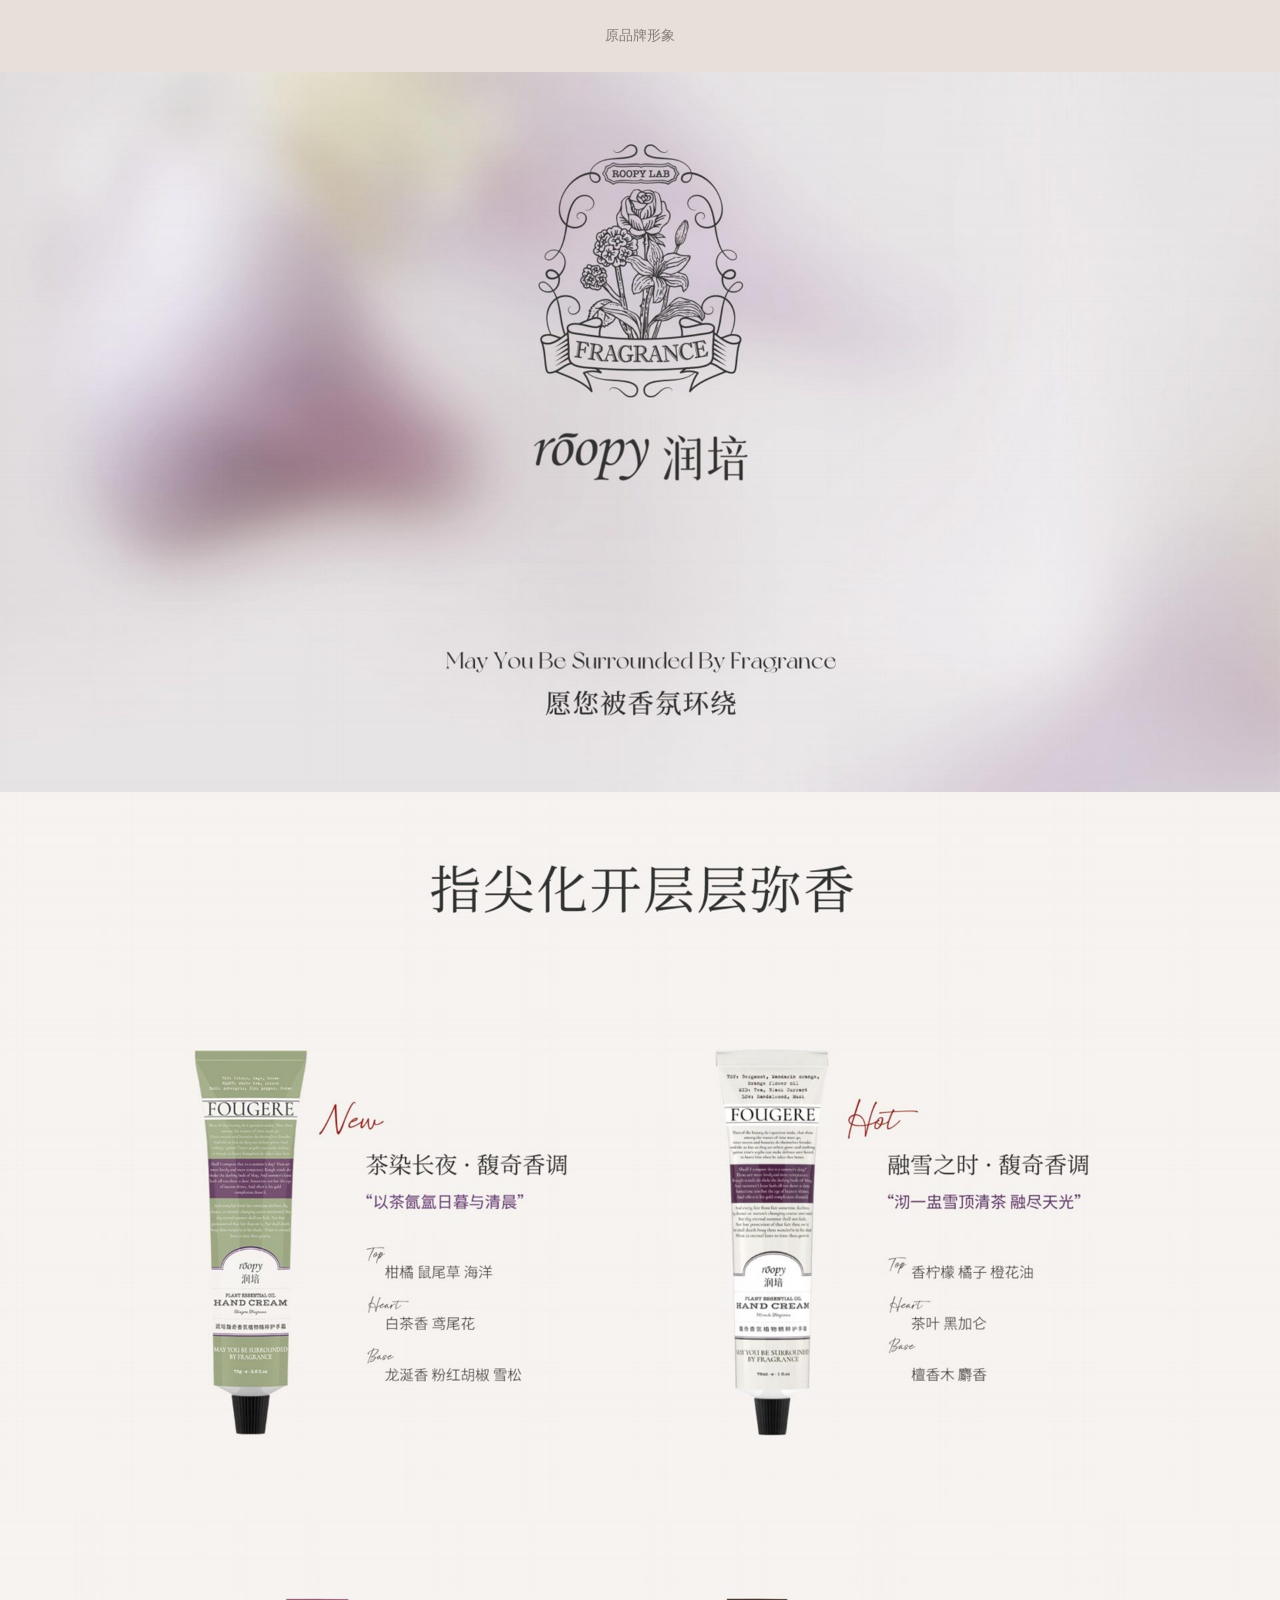
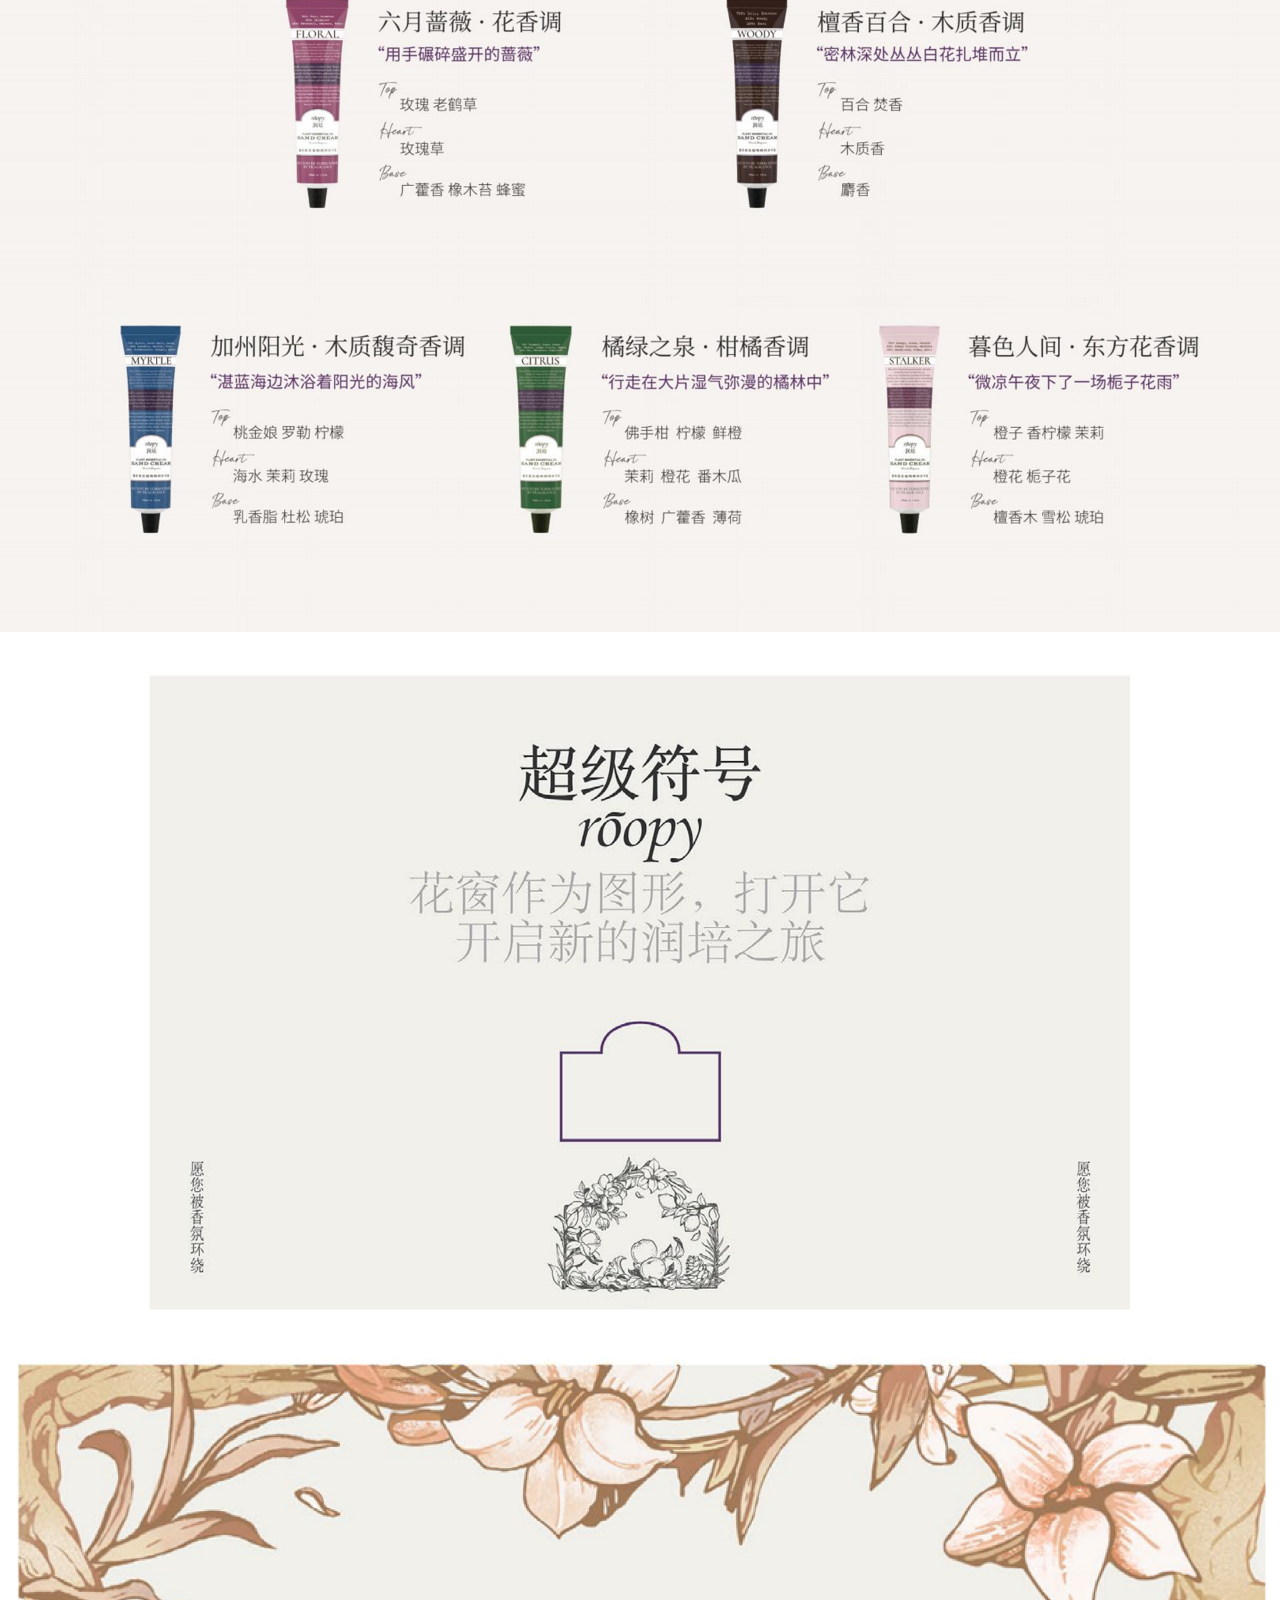
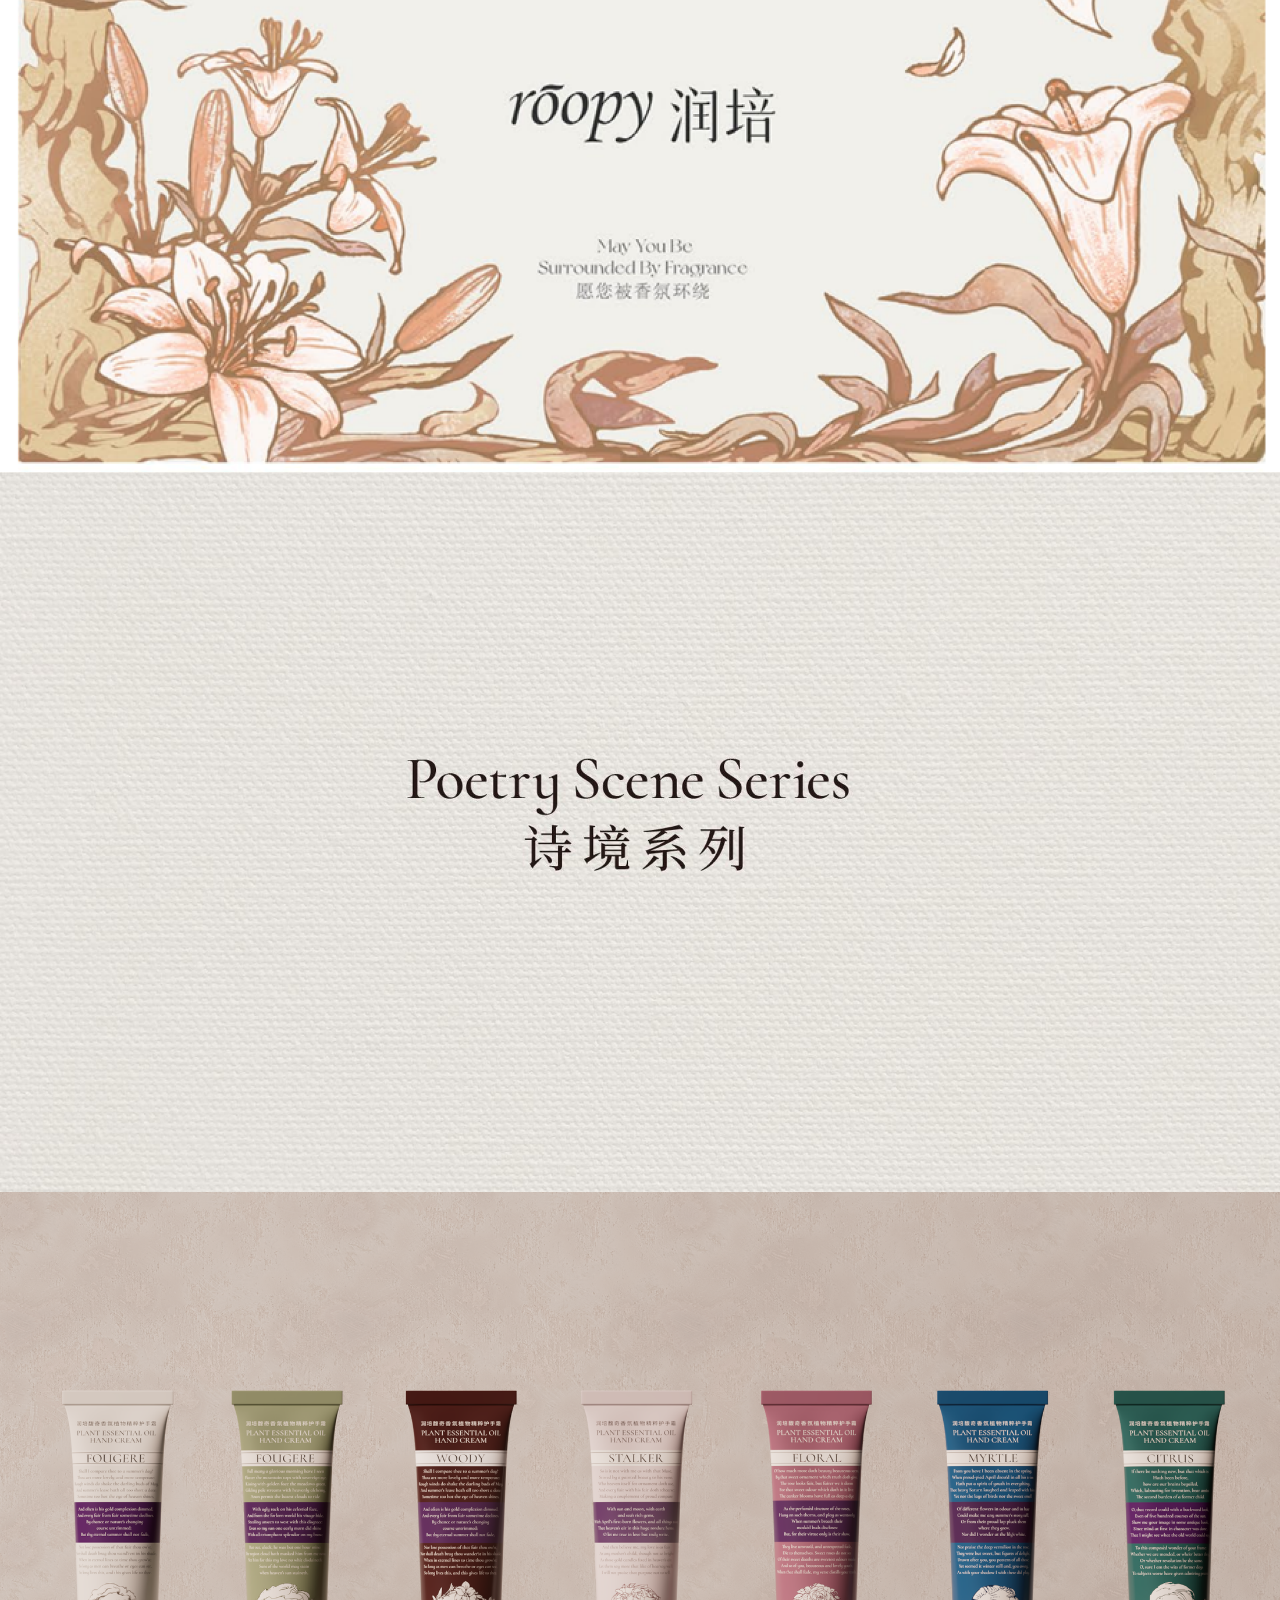
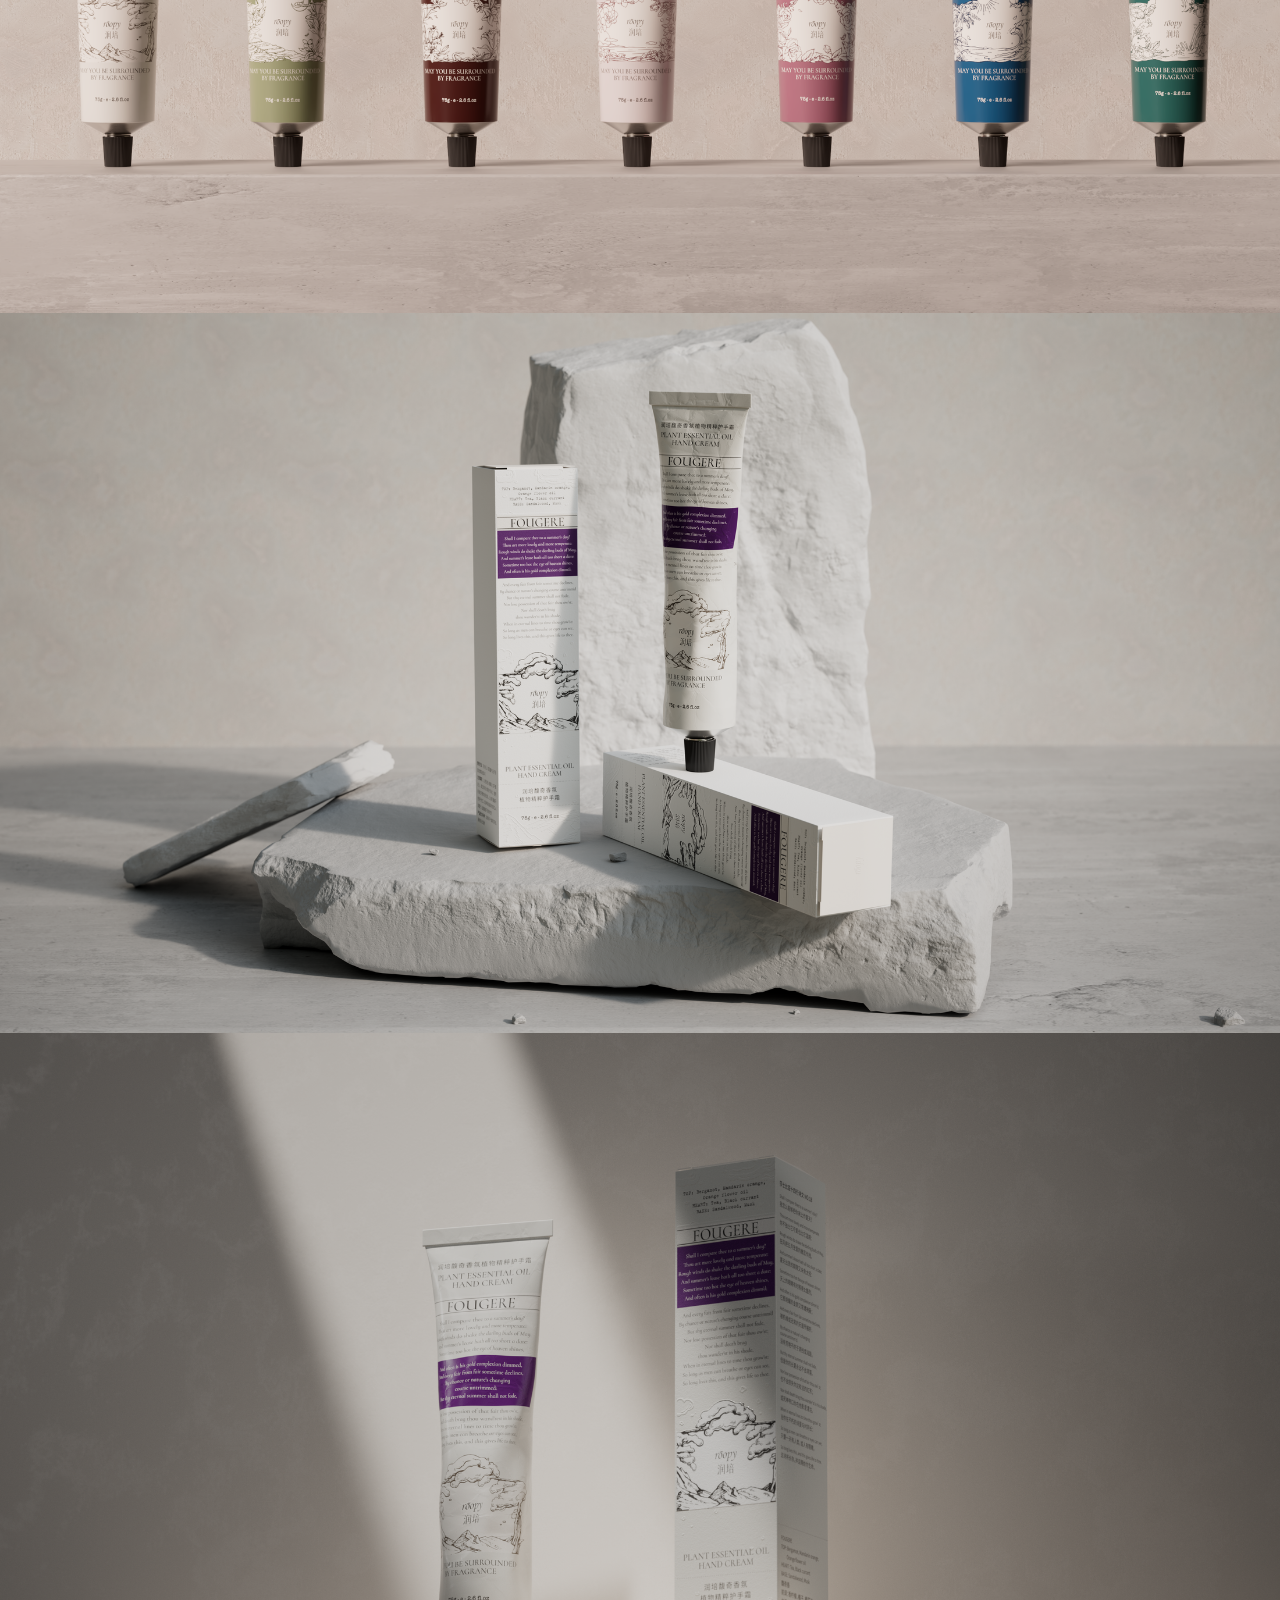
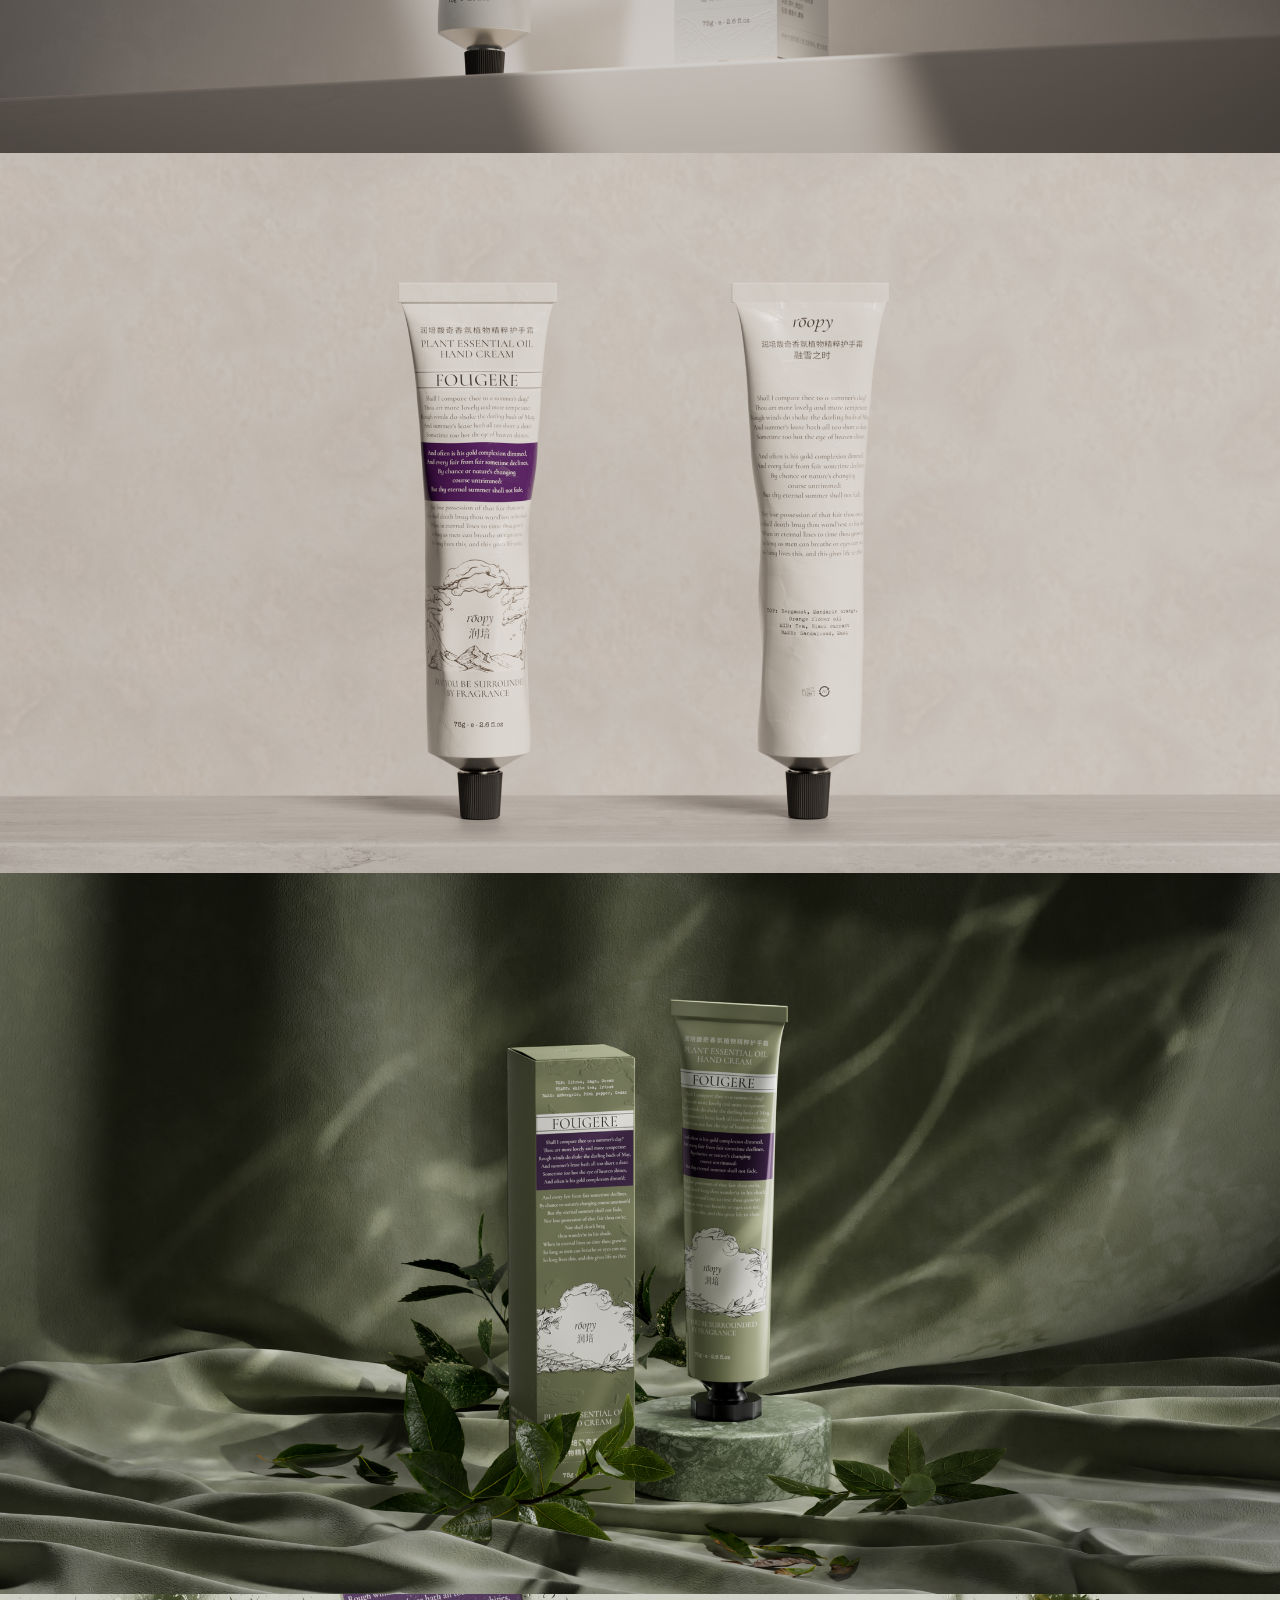
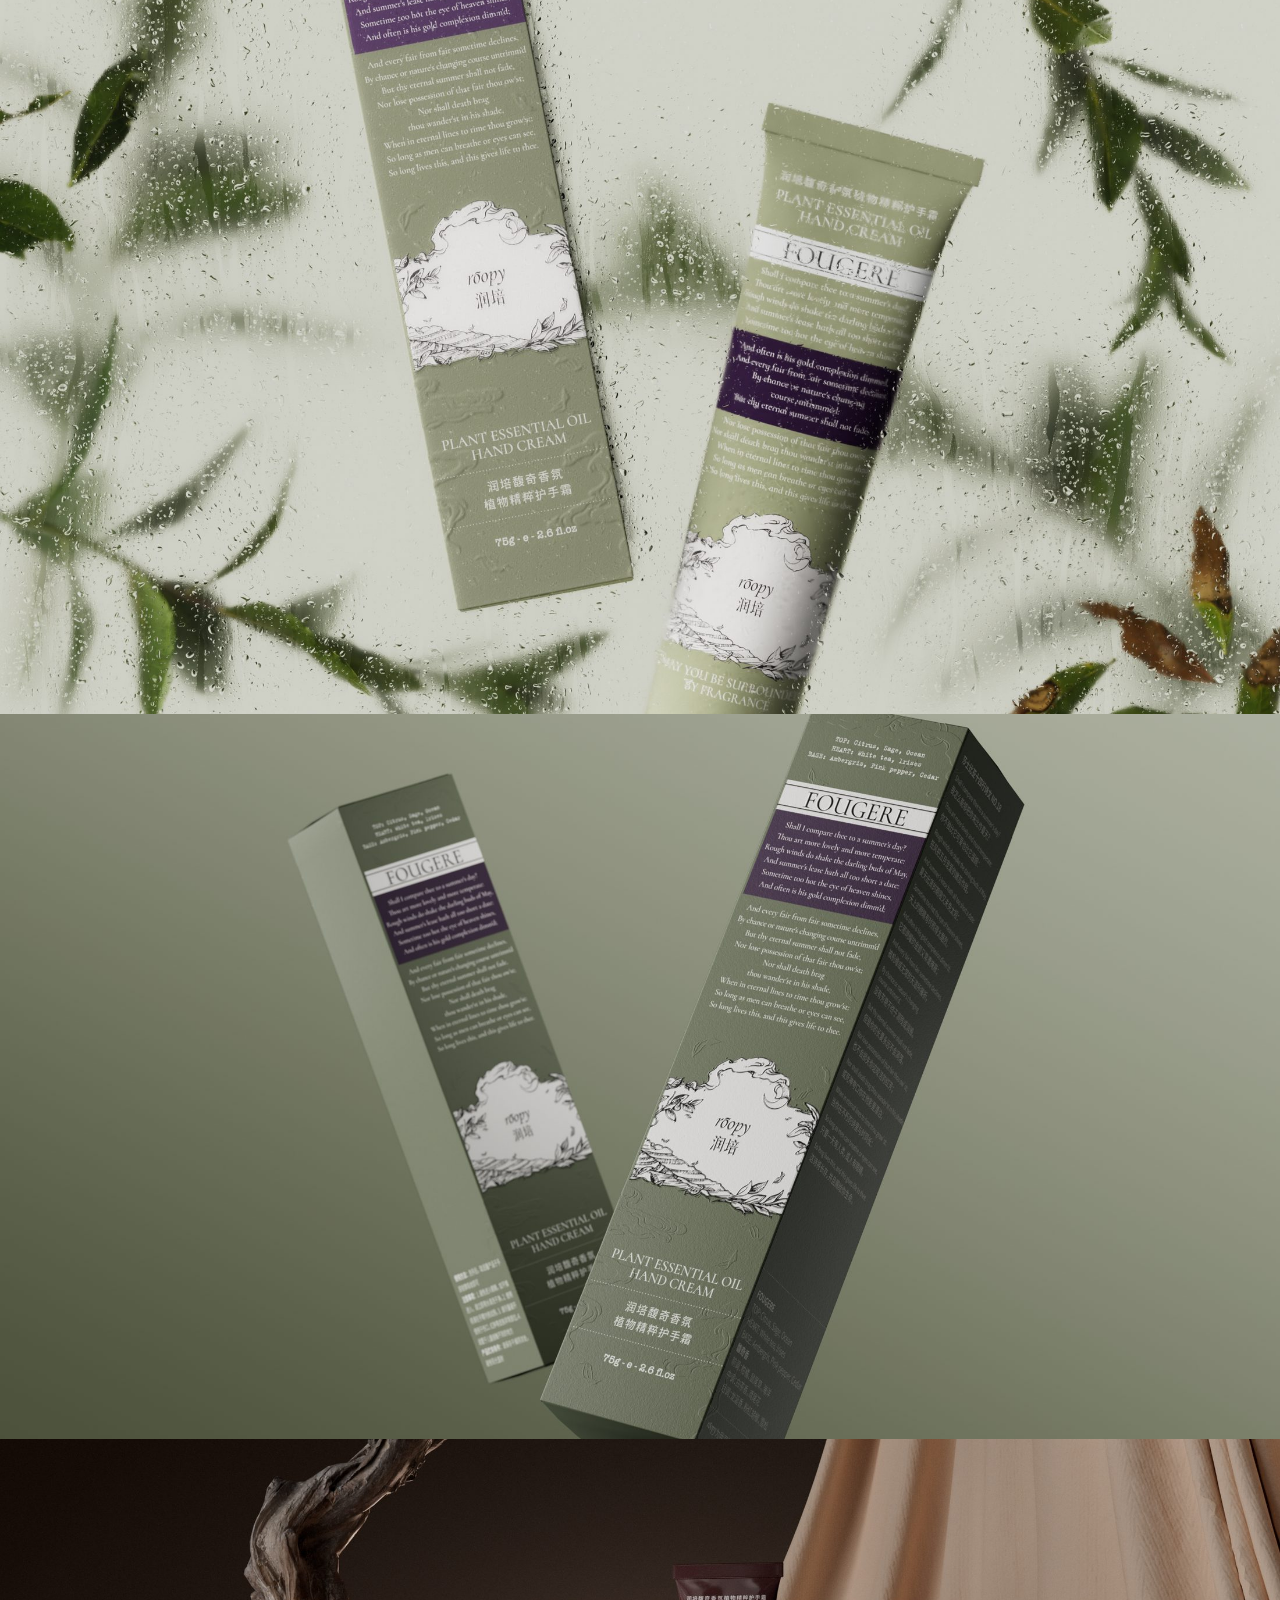
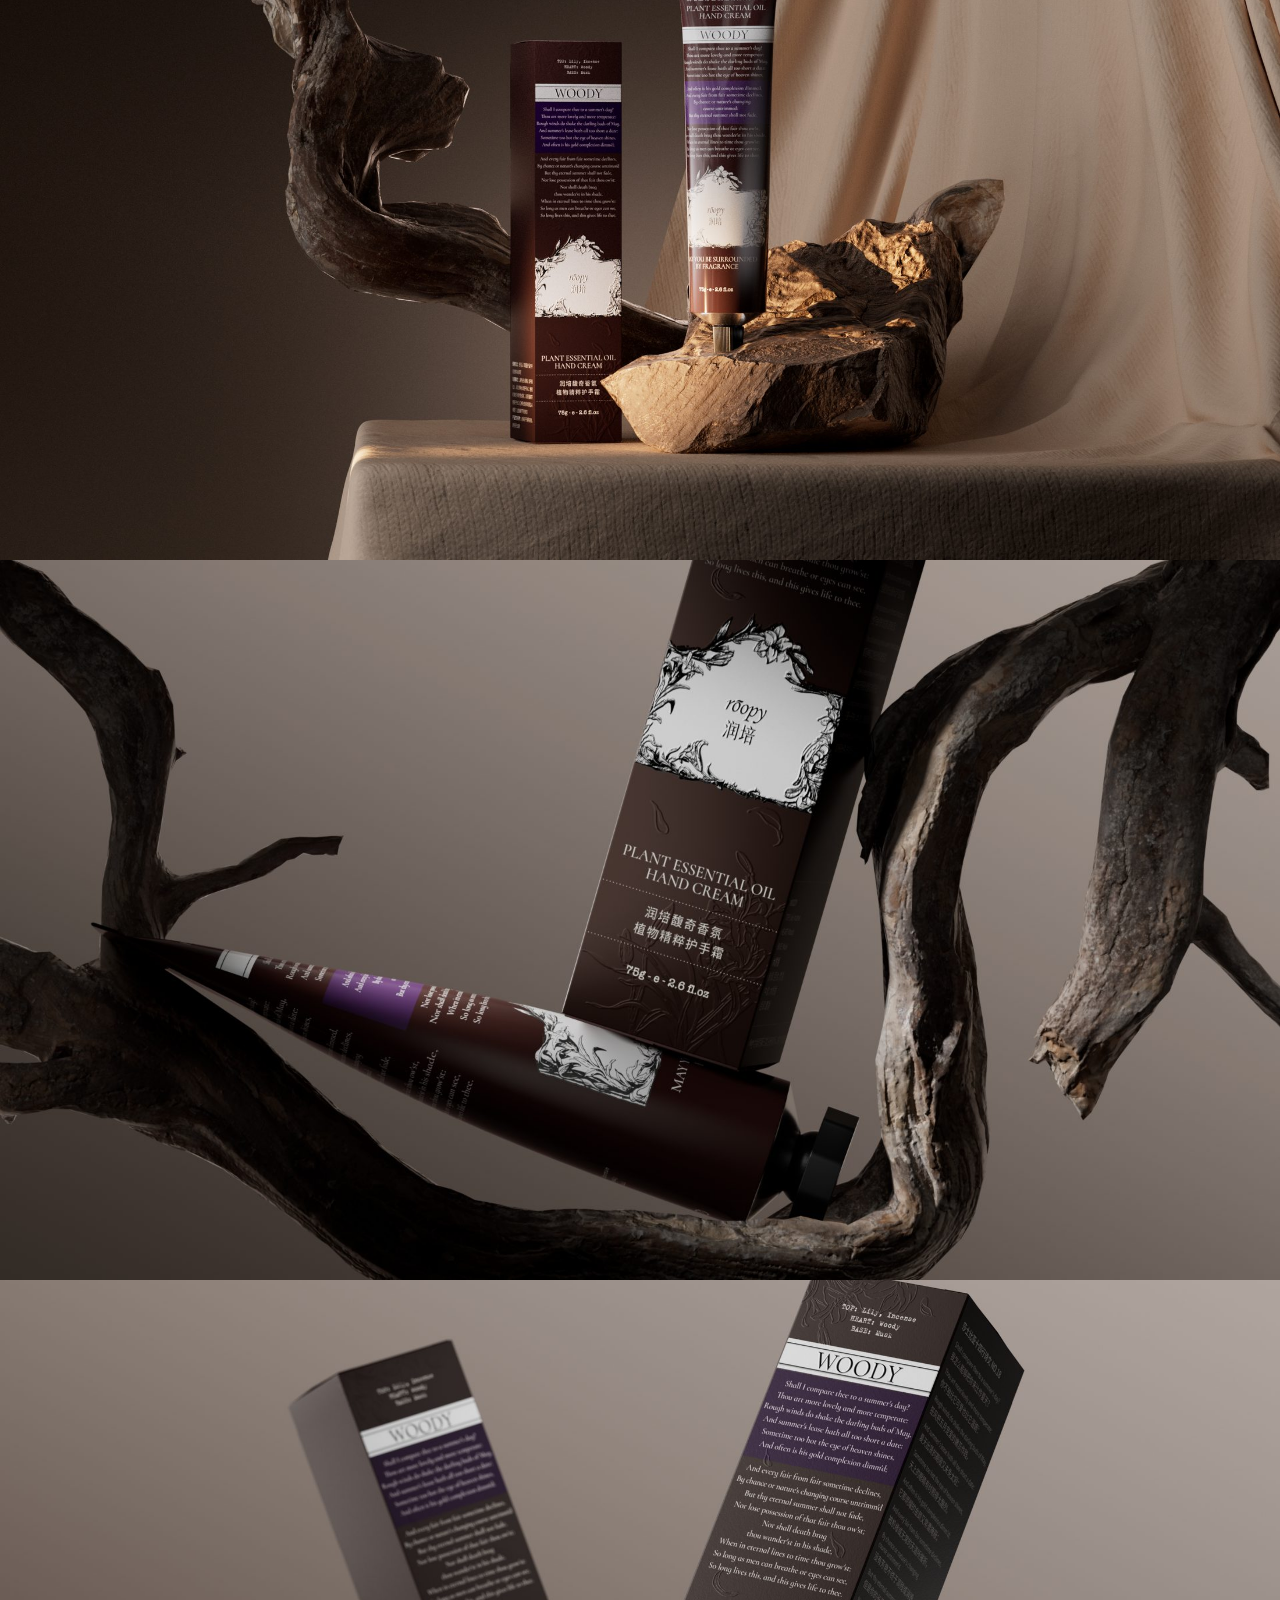
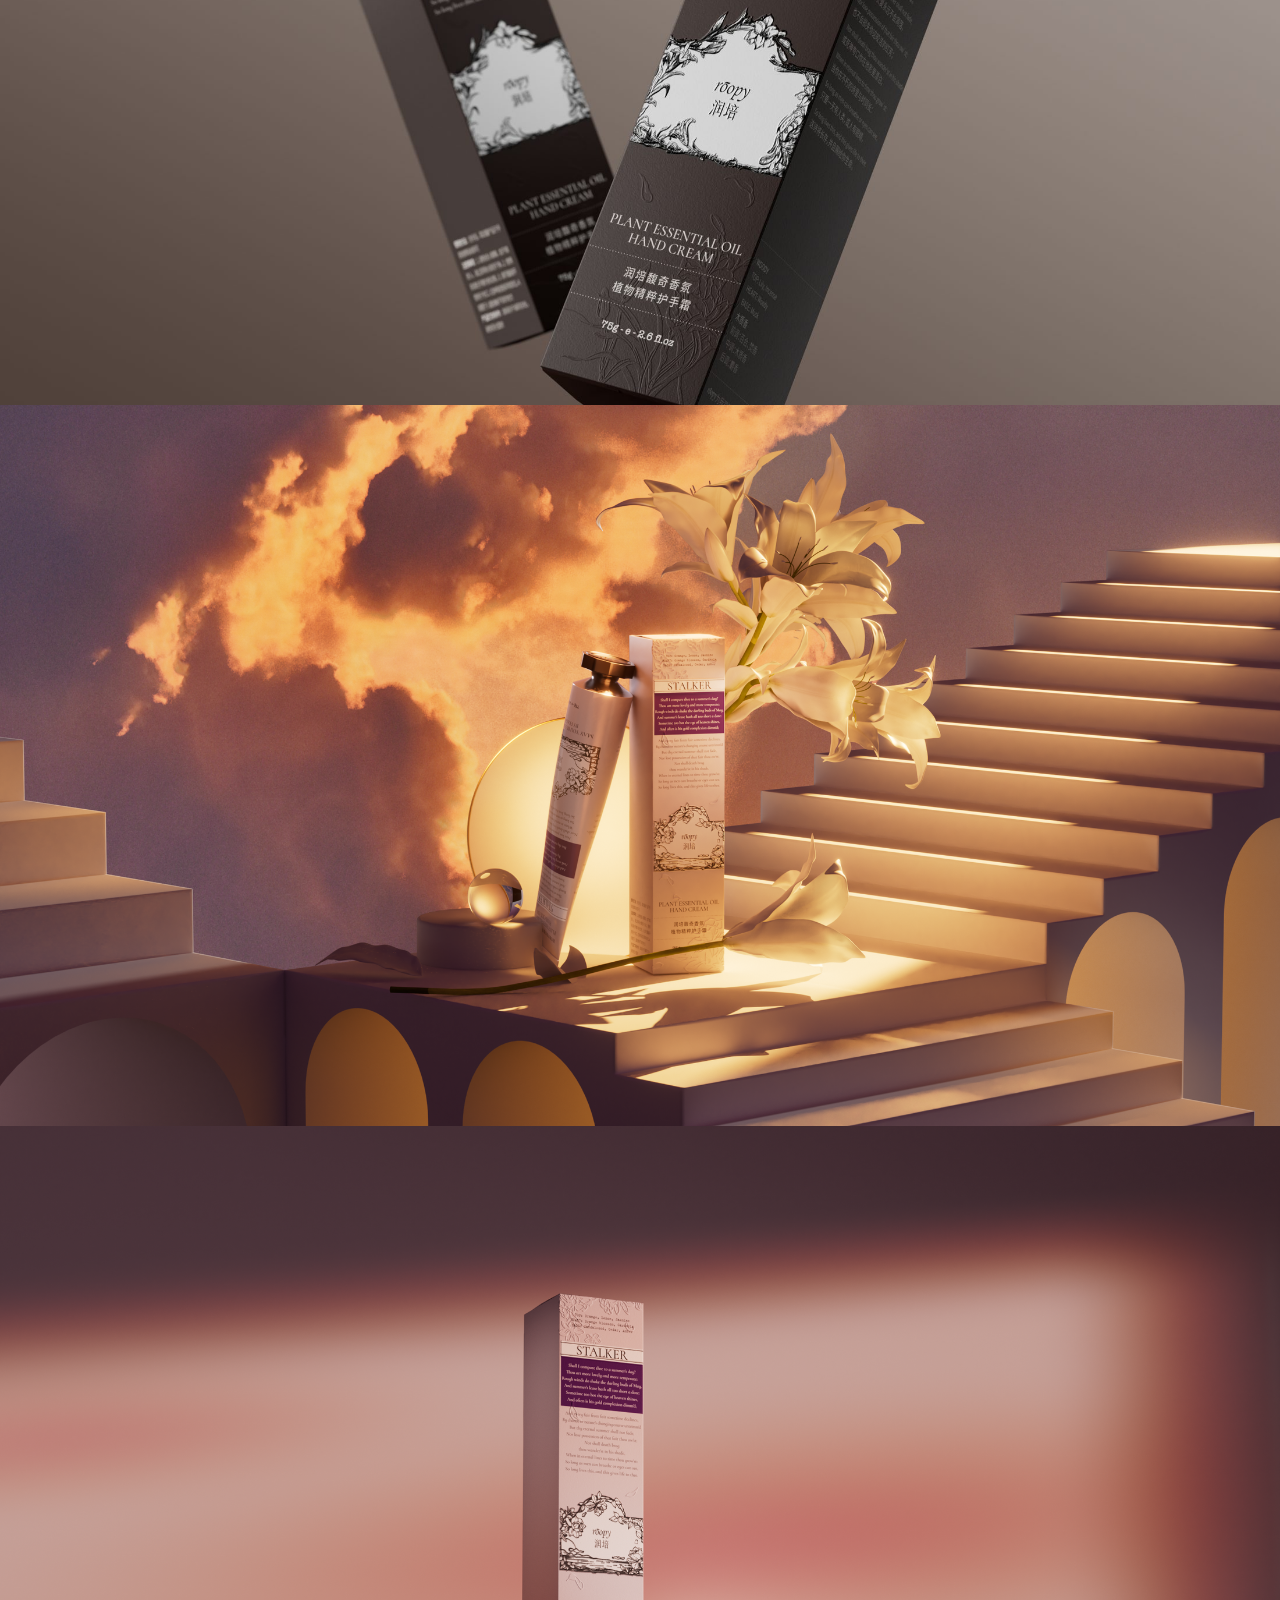
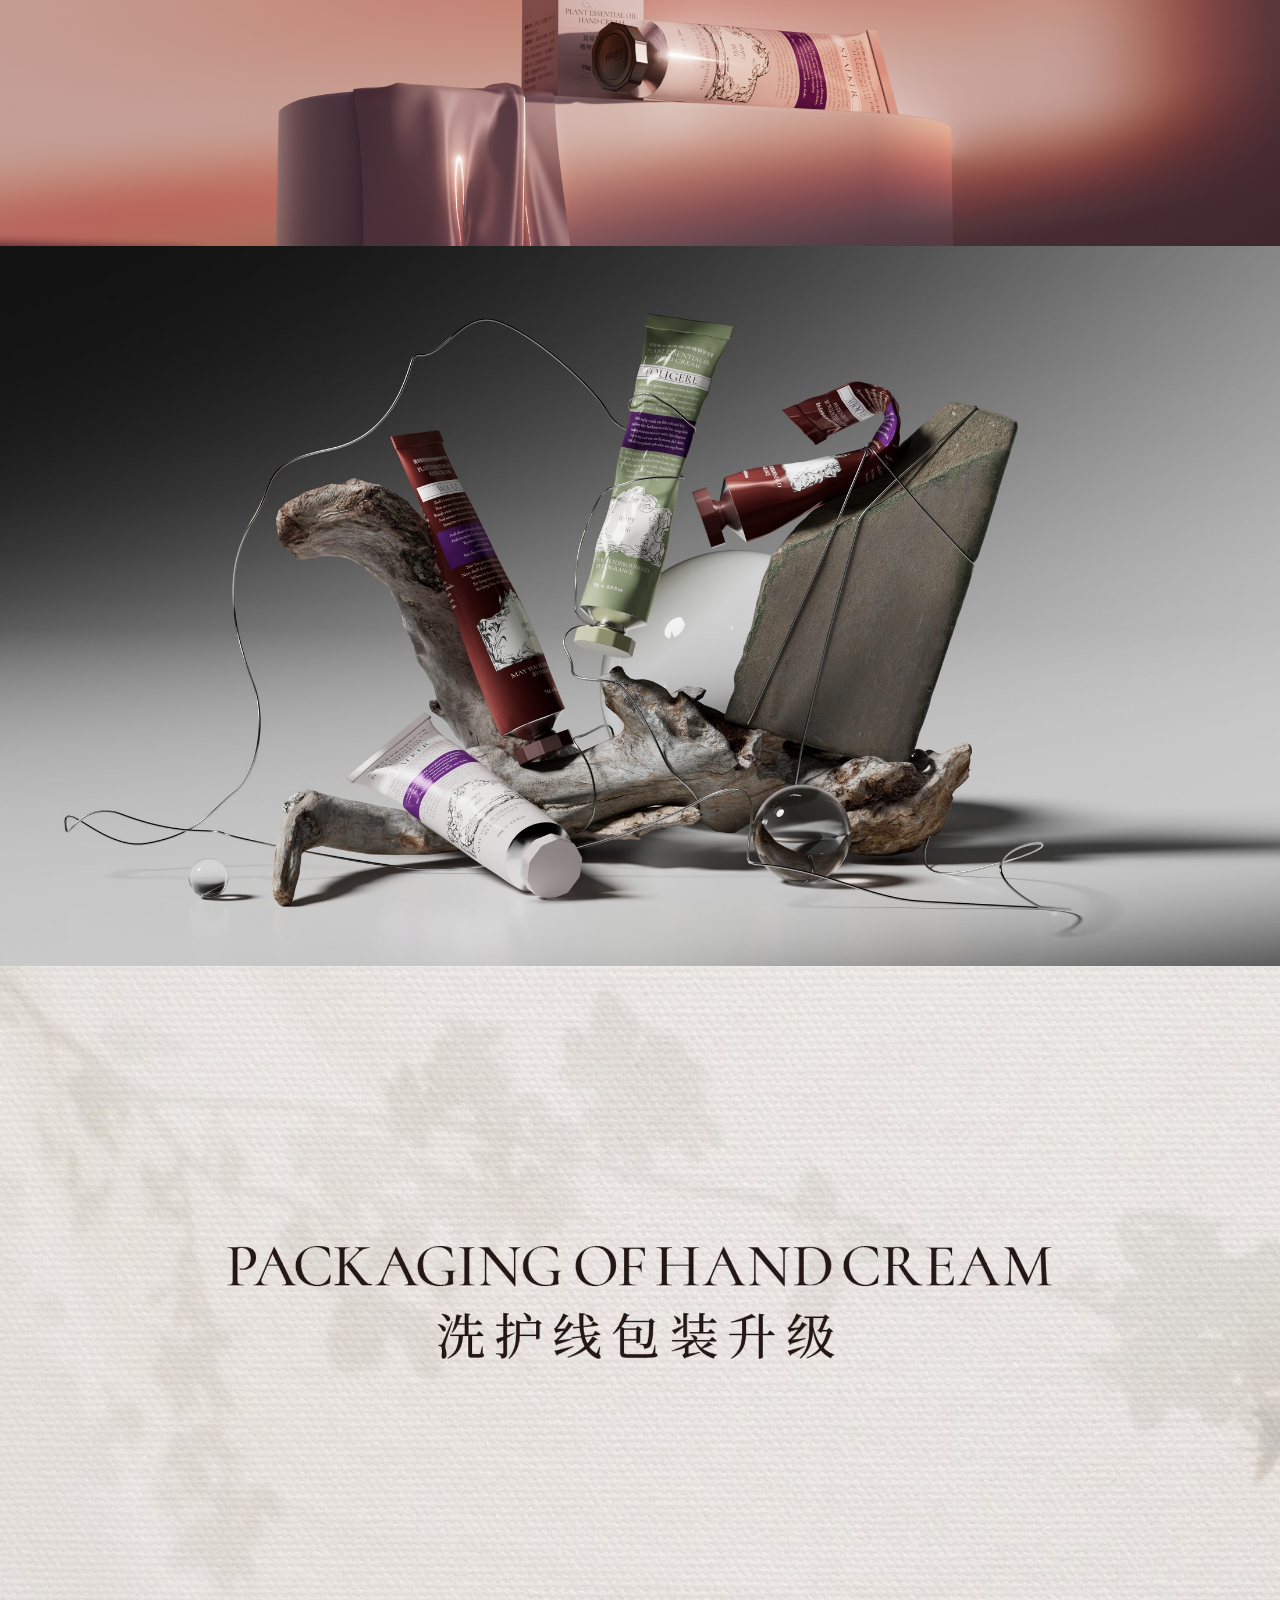
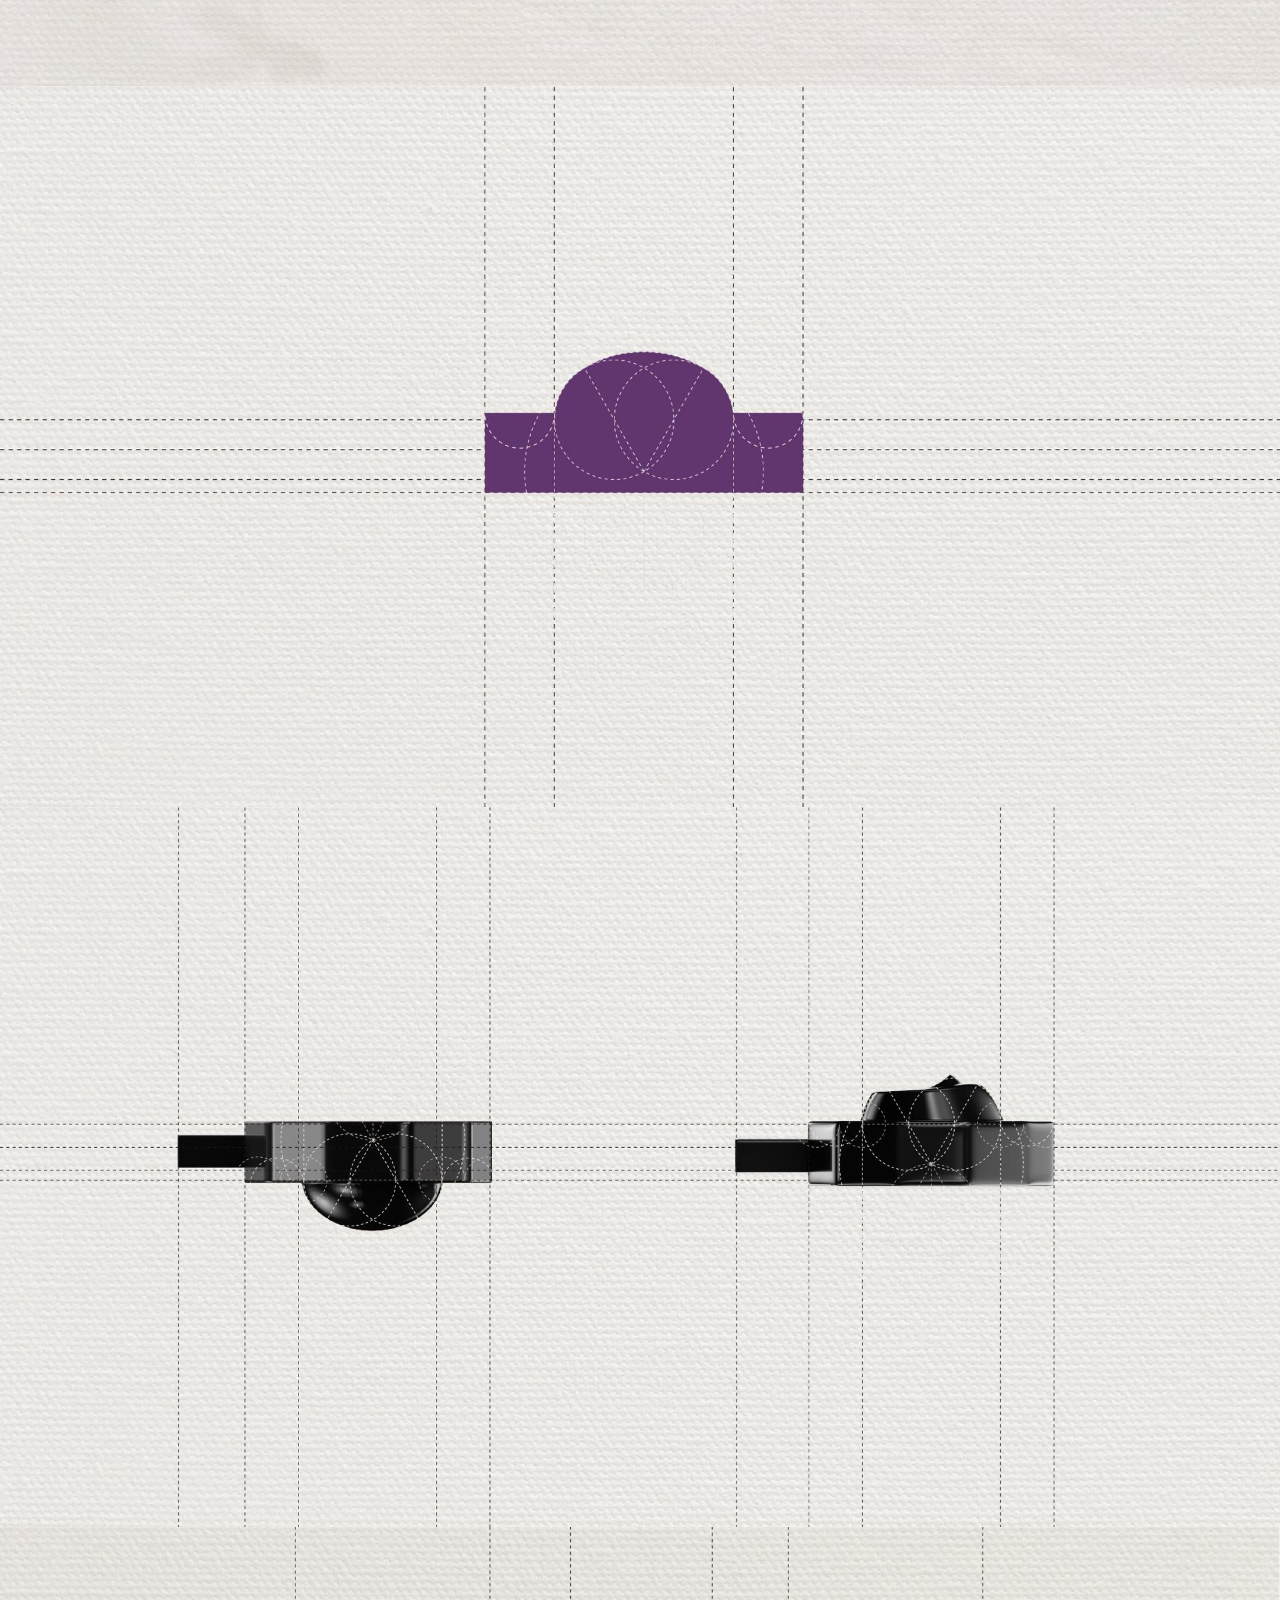
<file: roopy-fullscreen.html>
<!doctype html>
<html lang="zh-CN">
  <head>
    <meta charset="utf-8">
    <meta name="viewport" content="width=device-width, initial-scale=1">
    <title>ROOPY Fullscreen</title>
    <style>
      html,
      body {
        width: 100%;
        margin: 0;
        background: #f4f0ea;
      }

      body {
        overflow-x: hidden;
        color: #6b625d;
        font-family:
          Inter, "Helvetica Neue", Arial, "PingFang SC", "Microsoft YaHei",
          sans-serif;
      }

      .title-strip {
        width: 100%;
        min-height: 72px;
        display: grid;
        place-items: center;
        background: #e8dfd8;
        color: rgba(94, 89, 84, 0.72);
        font-size: 14px;
        letter-spacing: 0;
      }

      .screen {
        width: 100%;
        display: grid;
        place-items: center;
        background: #f4f0ea;
      }

      .screen img {
        width: 100%;
        height: auto;
        display: block;
        background: #f4f0ea;
      }

      @media (min-width: 1600px) {
        .screen img {
          width: min(100vw, 1920px);
        }
      }
    </style>
  </head>
  <body>
    <header class="title-strip">原品牌形象</header>

    <section class="screen">
      <img src="images/润培原形象.jpg" alt="ROOPY 润培原品牌形象">
    </section>
    <section class="screen">
      <img src="images/润培原形象1.jpg" alt="ROOPY 润培原品牌香型系列">
    </section>
    <section class="screen">
      <img src="images/润培原形象2.jpg" alt="ROOPY 润培原品牌超级符号">
    </section>
    <section class="screen">
      <img src="images/窗子.png" alt="ROOPY 润培品牌窗口图形">
    </section>
    <section class="screen">
      <img src="images/润培.png" alt="ROOPY 润培包装主视觉">
    </section>
    <section class="screen">
      <img src="images/诗境.png" alt="ROOPY 润培诗境系列">
    </section>
    <section class="screen">
      <img src="images/16.png" alt="ROOPY 润培全系列产品">
    </section>
    <section class="screen">
      <img src="images/13.png" alt="ROOPY 润培石材场景包装">
    </section>
    <section class="screen">
      <img src="images/14.png" alt="ROOPY 润培光影场景包装">
    </section>
    <section class="screen">
      <img src="images/15.png" alt="ROOPY 润培正反面包装">
    </section>
    <section class="screen">
      <img src="images/4.png" alt="ROOPY 润培绿色布景包装">
    </section>
    <section class="screen">
      <img src="images/6.jpg" alt="ROOPY 润培雨滴玻璃包装">
    </section>
    <section class="screen">
      <img src="images/5.jpg" alt="ROOPY 润培包装盒展示">
    </section>
    <section class="screen">
      <img src="images/1.jpg" alt="ROOPY 润培产品场景">
    </section>
    <section class="screen">
      <img src="images/2.jpg" alt="ROOPY 润培系列包装延展">
    </section>
    <section class="screen">
      <img src="images/3.jpg" alt="ROOPY 润培系列包装延展场景">
    </section>
    <section class="screen">
      <img src="images/30.png" alt="ROOPY 润培系列包装延展场景">
    </section>
    <section class="screen">
      <img src="images/31.png" alt="ROOPY 润培系列包装延展场景">
    </section>
    <section class="screen">
      <img src="images/22.jpg" alt="ROOPY 润培系列包装延展场景">
    </section>
    <section class="screen">
      <img src="images/洗护.png" alt="ROOPY 润培洗护系列">
    </section>
    <section class="screen">
      <img src="images/0.png" alt="ROOPY 润培系列延展视觉">
    </section>
    <section class="screen">
      <img src="images/0.1.png" alt="ROOPY 润培系列延展视觉">
    </section>
    <section class="screen">
      <img src="images/0.2.png" alt="ROOPY 润培系列延展视觉">
    </section>
    <section class="screen">
      <img src="images/0.3.png" alt="ROOPY 润培系列延展视觉">
    </section>
    <section class="screen">
      <img src="images/0.4.png" alt="ROOPY 润培系列延展视觉">
    </section>
    <section class="screen">
      <img src="images/0.5.png" alt="ROOPY 润培系列延展视觉">
    </section>
    <section class="screen">
      <img src="images/0.6.png" alt="ROOPY 润培系列延展视觉">
    </section>
    <section class="screen">
      <img src="images/乐境.png" alt="ROOPY 润培乐境系列">
    </section>
    <section class="screen">
      <img src="images/乐境1.png" alt="ROOPY 润培乐境系列">
    </section>
    <section class="screen">
      <img src="images/乐境2.png" alt="ROOPY 润培乐境系列">
    </section>
    <section class="screen">
      <img src="images/乐境3.png" alt="ROOPY 润培乐境系列">
    </section>
    <section class="screen">
      <img src="images/乐境5.png" alt="ROOPY 润培乐境系列">
    </section>
    <section class="screen">
      <img src="images/洗护线/量子世界品牌设计部门-洗护线策划设计方案_00.png" alt="ROOPY 润培洗护线策划设计方案">
    </section>
    <section class="screen">
      <img src="images/洗护线/量子世界品牌设计部门-洗护线策划设计方案_08.png" alt="ROOPY 润培洗护线策划设计方案">
    </section>
    <section class="screen">
      <img src="images/洗护线/量子世界品牌设计部门-洗护线策划设计方案_09.png" alt="ROOPY 润培洗护线策划设计方案">
    </section>
    <section class="screen">
      <img src="images/洗护线/量子世界品牌设计部门-洗护线策划设计方案_10.png" alt="ROOPY 润培洗护线策划设计方案">
    </section>
    <section class="screen">
      <img src="images/洗护线/量子世界品牌设计部门-洗护线策划设计方案_12.png" alt="ROOPY 润培洗护线策划设计方案">
    </section>
    <section class="screen">
      <img src="images/洗护线/量子世界品牌设计部门-洗护线策划设计方案_13.png" alt="ROOPY 润培洗护线策划设计方案">
    </section>
    <section class="screen">
      <img src="images/洗护线/量子世界品牌设计部门-洗护线策划设计方案_14.png" alt="ROOPY 润培洗护线策划设计方案">
    </section>
    <section class="screen">
      <img src="images/洗护线/量子世界品牌设计部门-洗护线策划设计方案_15.png" alt="ROOPY 润培洗护线策划设计方案">
    </section>
    <section class="screen">
      <img src="images/洗护线/量子世界品牌设计部门-洗护线策划设计方案_16.png" alt="ROOPY 润培洗护线策划设计方案">
    </section>
    <section class="screen">
      <img src="images/洗护线/量子世界品牌设计部门-洗护线策划设计方案_17.png" alt="ROOPY 润培洗护线策划设计方案">
    </section>
    <section class="screen">
      <img src="images/洗护线/量子世界品牌设计部门-洗护线策划设计方案_18.png" alt="ROOPY 润培洗护线策划设计方案">
    </section>
    <section class="screen">
      <img src="images/洗护线/量子世界品牌设计部门-洗护线策划设计方案_20.png" alt="ROOPY 润培洗护线策划设计方案">
    </section>
    <section class="screen">
      <img src="images/洗护线/量子世界品牌设计部门-洗护线策划设计方案_21.png" alt="ROOPY 润培洗护线策划设计方案">
    </section>
    <section class="screen">
      <img src="images/洗护线/量子世界品牌设计部门-洗护线策划设计方案_22.png" alt="ROOPY 润培洗护线策划设计方案">
    </section>
    <section class="screen">
      <img src="images/洗护线/量子世界品牌设计部门-洗护线策划设计方案_23.png" alt="ROOPY 润培洗护线策划设计方案">
    </section>
    <section class="screen">
      <img src="images/洗护线/量子世界品牌设计部门-洗护线策划设计方案_24.png" alt="ROOPY 润培洗护线策划设计方案">
    </section>
    <section class="screen">
      <img src="images/洗护线/量子世界品牌设计部门-洗护线策划设计方案_25.png" alt="ROOPY 润培洗护线策划设计方案">
    </section>
    <section class="screen">
      <img src="images/洗护线/量子世界品牌设计部门-洗护线策划设计方案_26.png" alt="ROOPY 润培洗护线策划设计方案">
    </section>
  </body>
</html>
</file>
